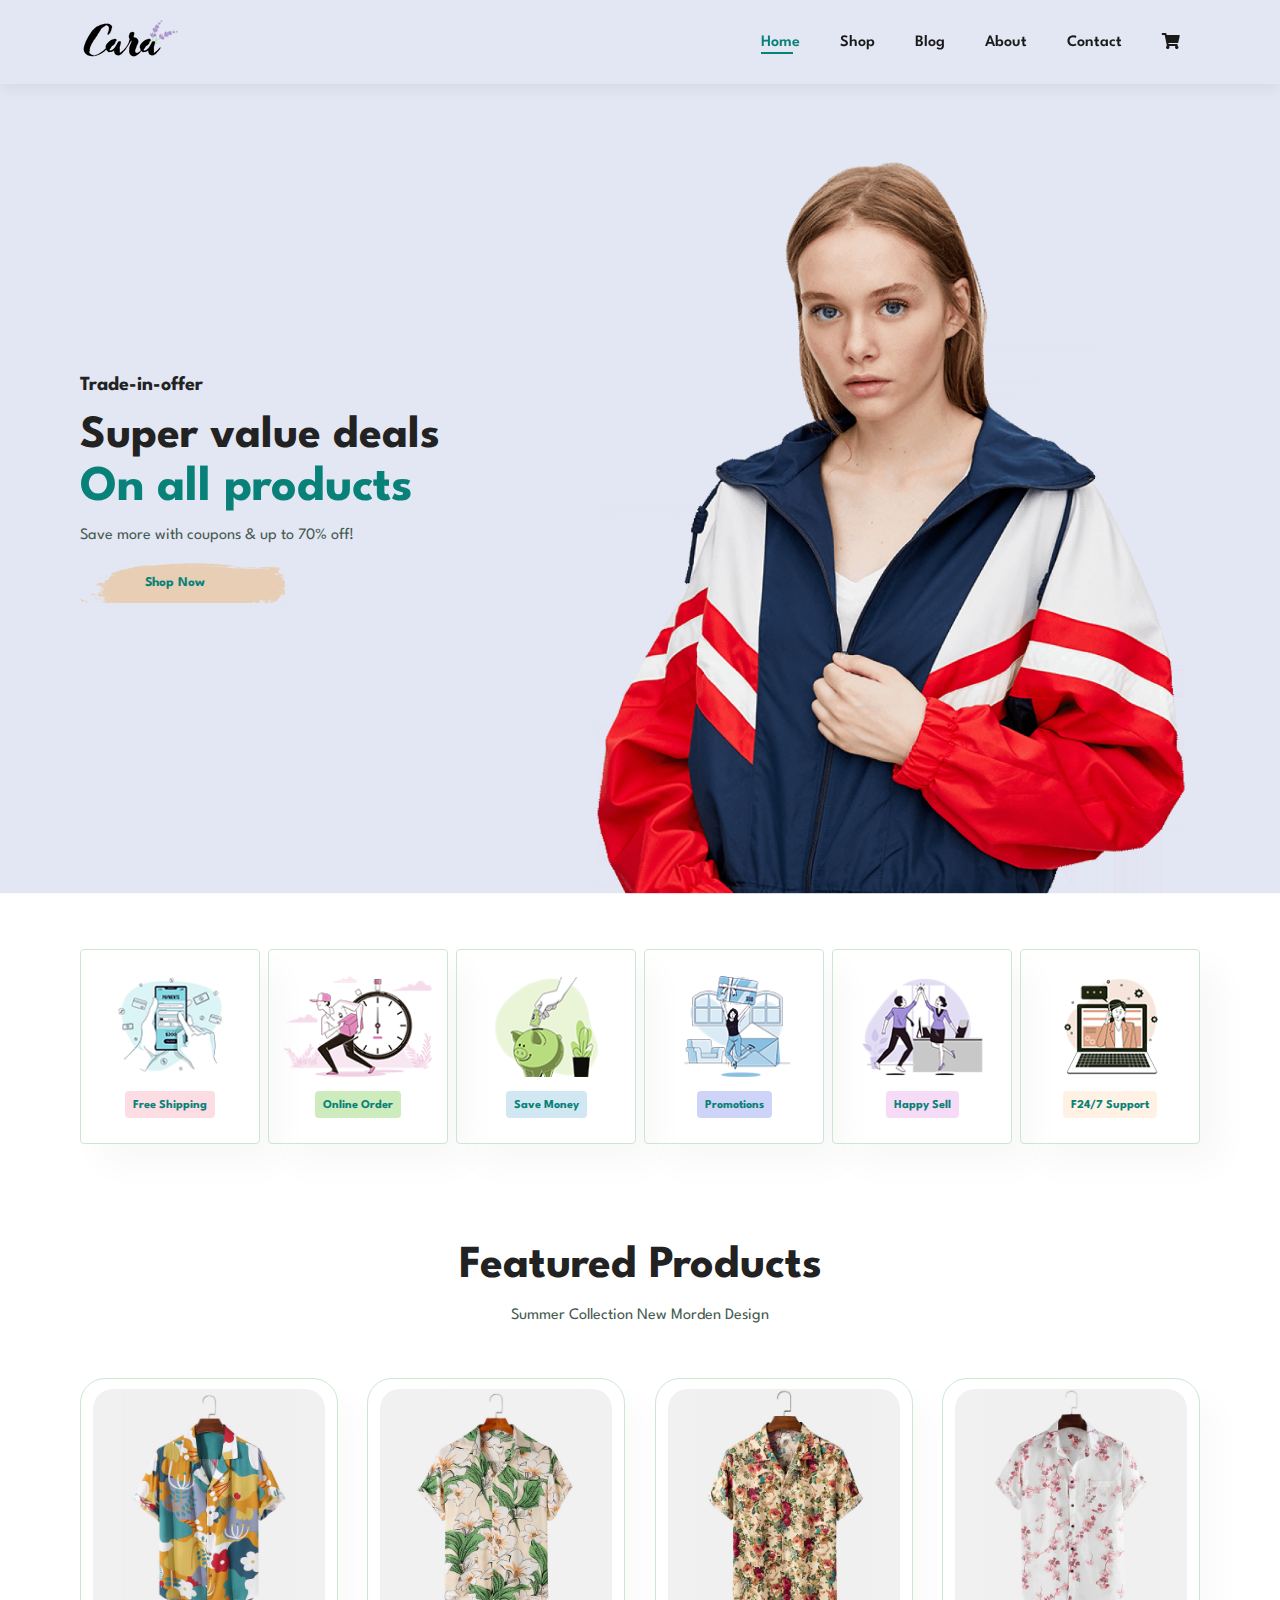
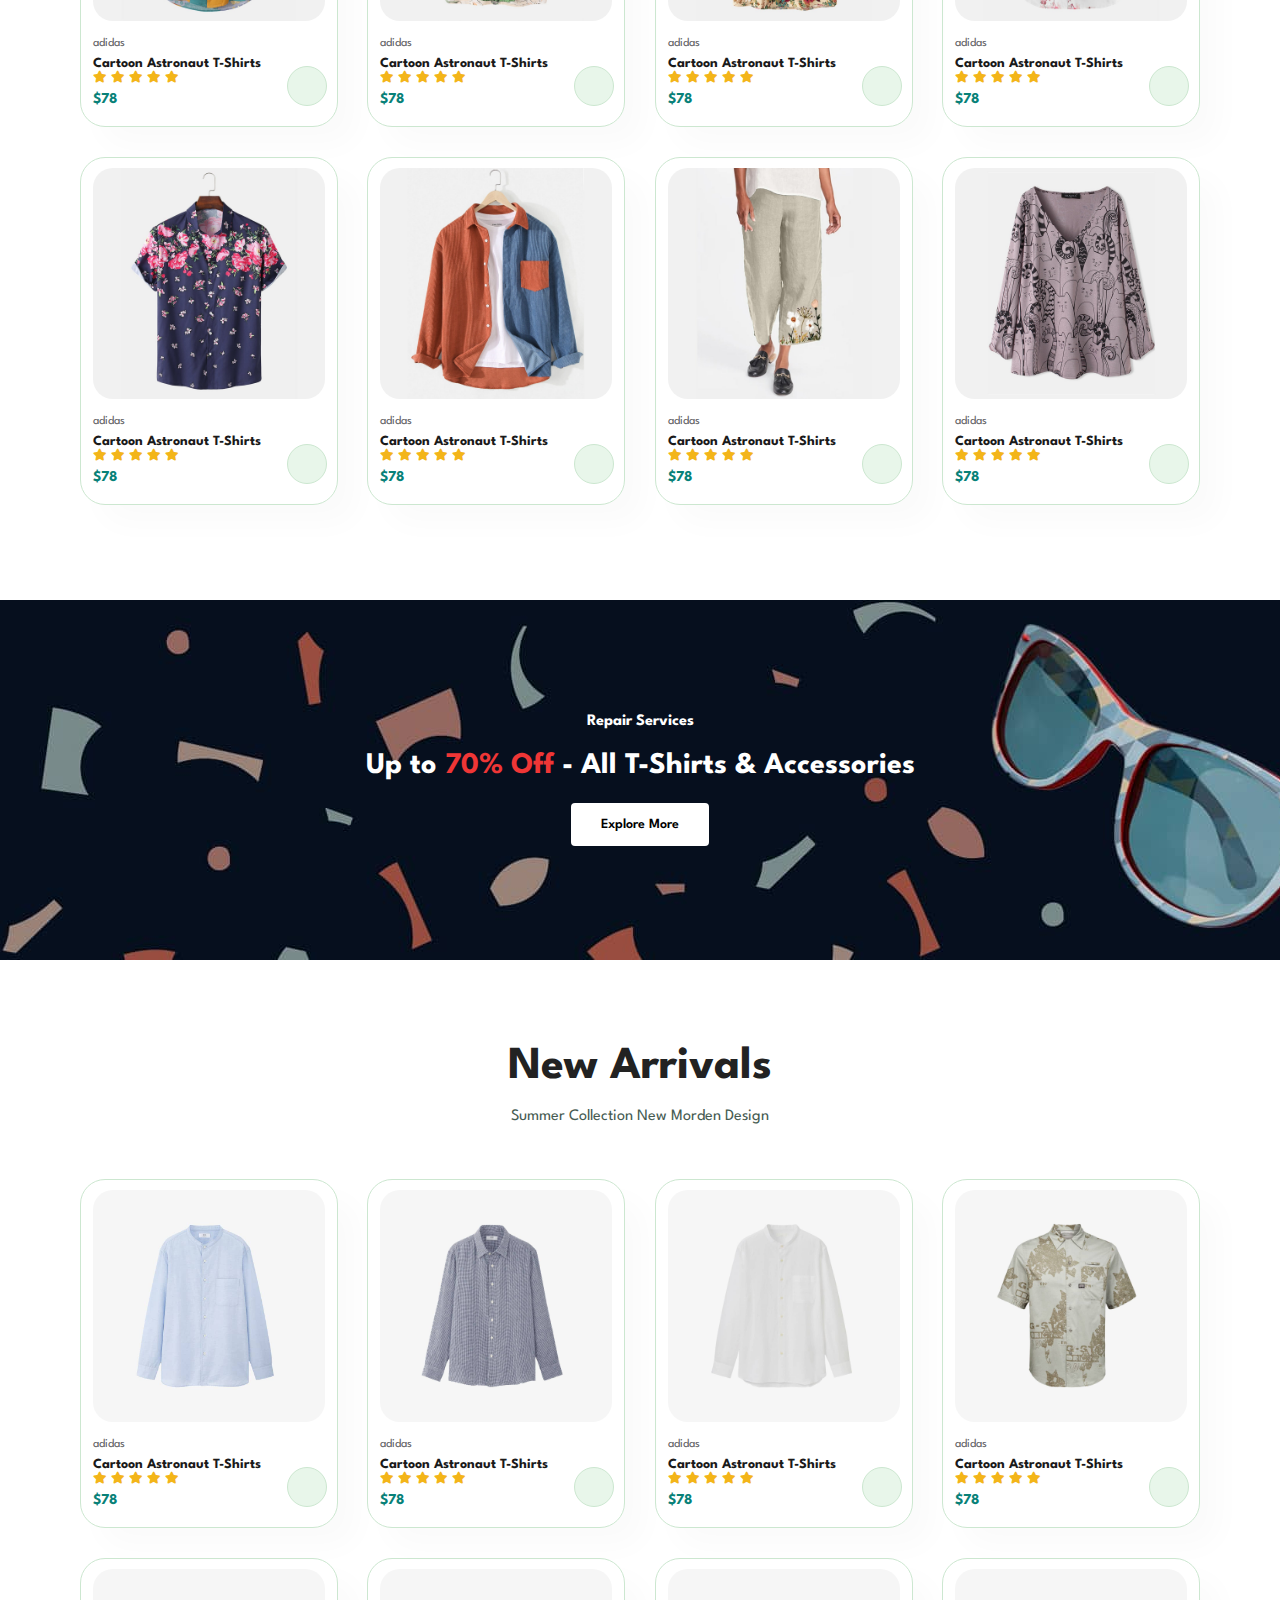
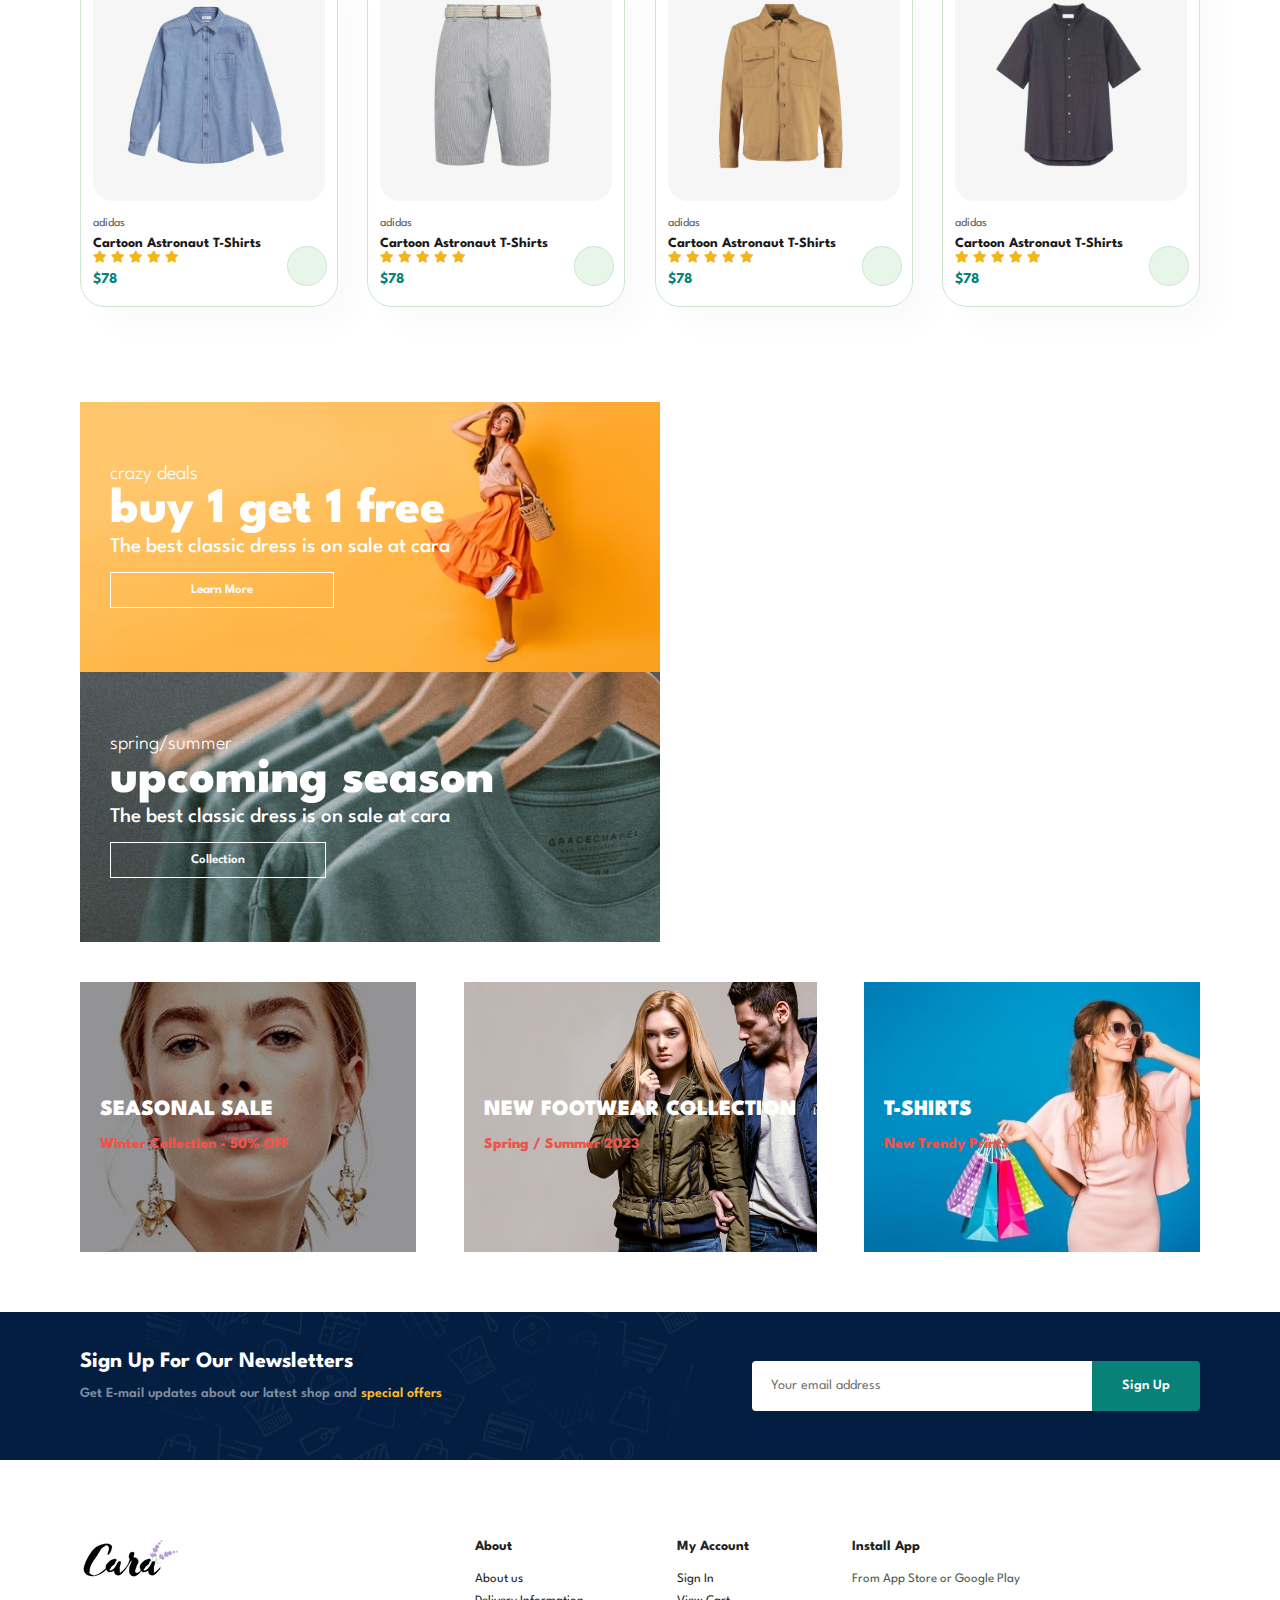
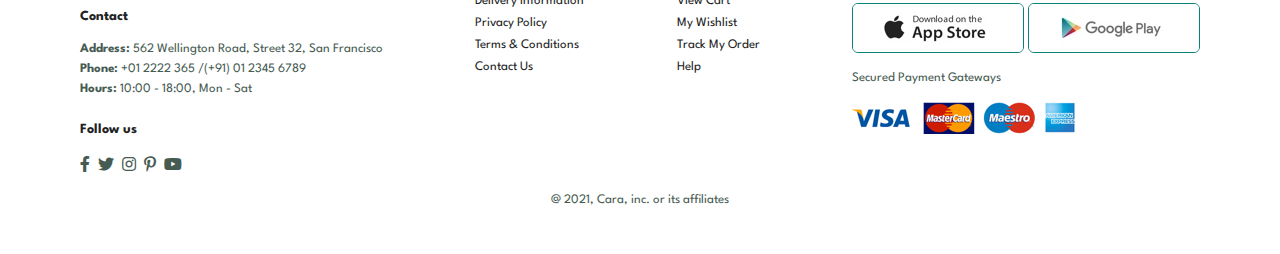
<file: index.html>
<!DOCTYPE html>
<html lang="en">

<head>
    <meta charset="UTF-8">
    <meta http-equiv="X-UA-Compatible" content="IE=edge">
    <meta name="viewport" content="width=device-width, initial-scale=1.0">
    <title>Ecommerce Website</title>
    <link rel="stylesheet" href="https://use.fontawesome.com/releases/v5.15.4/css/all.css"/><!--link from FontAwesome-->
    <link rel="stylesheet" href="style.css">
</head>

<body>

    <!--Header & Navagation Bar-->
    <section id="header">
        <a href="index.html"><img src="img/logo.png" class="logo" alt="logo"></a>

        <div>
            <!--Navagation Bar Links-->
            <ul id="navbar">
                <li><a class="active" href="index.html">Home</a></li>
                <li><a href="shop.html">Shop</a></li>
                <li><a href="blog.html">Blog</a></li>
                <li><a href="about.html">About</a></li>
                <li><a href="contact.html">Contact</a></li>
                <li id="lg-bag"><a href="cart.html"><i class="fa fa-shopping-cart"></i></a></li><!--Shopping Cart Img-->
                <a href="#" id="close"><i class="fa fa-times"></i></a><!--creats an X icon-->
            </ul>
        </div>
        <div id="mobile">
            <a href="cart.html"><i class="fa fa-shopping-cart"></i></a><!--Shopping Cart Img-->
            <i id="bar" class="fas fa-outdent"></i><!--3 line stack (Hamburger) menu bar-->
        </div>
    </section>

    <!--Home Page-->
    <section id="hero">
        <h4>Trade-in-offer</h4>
        <h2>Super value deals</h2>
        <h1>On all products</h1>
        <p>Save more with coupons & up to 70% off!</p>
        <a href="shop.html"><button>Shop Now</button></a>
    </section>

    <!--Featuer Boxs-->
    <section id="feature" class="section-p1">
        <!--Free Shipping Box-->
        <div class="fe-box">
            <img src="img/features/f1.png" alt="">
            <h6>Free Shipping</h6>
        </div>
        <!---->
        <div class="fe-box">
            <img src="img/features/f2.png" alt="">
            <h6>Online Order</h6>
        </div>
        <!---->
        <div class="fe-box">
            <img src="img/features/f3.png" alt="">
            <h6>Save Money</h6>
        </div>
        <!---->
        <div class="fe-box">
            <img src="img/features/f4.png" alt="">
            <h6>Promotions</h6>
        </div>
        <!---->
        <div class="fe-box">
            <img src="img/features/f5.png" alt="">
            <h6>Happy Sell</h6>
        </div>
        <!---->
        <div class="fe-box">
            <img src="img/features/f6.png" alt="">
            <h6>F24/7 Support</h6>
        </div>
    </section>

    <!--Featured Products-->
    <section id="product1" class="section-p1">
        <h2>Featured Products</h2>
        <p>Summer Collection New Morden Design</p>
        <div class="pro-container">
            <div class="pro">
                <img src="img/products/f1.jpg" alt="">
                <!--Description (under img on Home page)-->
                <div class="des">
                    <span>adidas</span>
                    <h5>Cartoon Astronaut T-Shirts</h5>
                    <div class="star"> <!--Star FontAwesome-->
                        <i class="fas fa-star"></i>
                        <i class="fas fa-star"></i>
                        <i class="fas fa-star"></i>
                        <i class="fas fa-star"></i>
                        <i class="fas fa-star"></i>
                    </div>
                    <!--price of product-->
                    <h4>$78</h4>
                </div>
                <a href="#"><i class="fa fa-shopping-cart cart"></i></a>
            </div>
            <div class="pro">
                <img src="img/products/f2.jpg" alt="">
                <!--Description (under img on Home page)-->
                <div class="des">
                    <span>adidas</span>
                    <h5>Cartoon Astronaut T-Shirts</h5>
                    <div class="star"> <!--Star FontAwesome-->
                        <i class="fas fa-star"></i>
                        <i class="fas fa-star"></i>
                        <i class="fas fa-star"></i>
                        <i class="fas fa-star"></i>
                        <i class="fas fa-star"></i>
                    </div>
                    <!--price of product-->
                    <h4>$78</h4>
                </div>
                <a href="#"><i class="fa fa-shopping-cart cart"></i></a>
            </div>
            <div class="pro">
                <img src="img/products/f3.jpg" alt="">
                <!--Description (under img on Home page)-->
                <div class="des">
                    <span>adidas</span>
                    <h5>Cartoon Astronaut T-Shirts</h5>
                    <div class="star"> <!--Star FontAwesome-->
                        <i class="fas fa-star"></i>
                        <i class="fas fa-star"></i>
                        <i class="fas fa-star"></i>
                        <i class="fas fa-star"></i>
                        <i class="fas fa-star"></i>
                    </div>
                    <!--price of product-->
                    <h4>$78</h4>
                </div>
                <a href="#"><i class="fa fa-shopping-cart cart"></i></a>
            </div>
            <div class="pro">
                <img src="img/products/f4.jpg" alt="">
                <!--Description (under img on Home page)-->
                <div class="des">
                    <span>adidas</span>
                    <h5>Cartoon Astronaut T-Shirts</h5>
                    <div class="star"> <!--Star FontAwesome-->
                        <i class="fas fa-star"></i>
                        <i class="fas fa-star"></i>
                        <i class="fas fa-star"></i>
                        <i class="fas fa-star"></i>
                        <i class="fas fa-star"></i>
                    </div>
                    <!--price of product-->
                    <h4>$78</h4>
                </div>
                <a href="#"><i class="fa fa-shopping-cart cart"></i></a>
            </div>
            <div class="pro">
                <img src="img/products/f5.jpg" alt="">
                <!--Description (under img on Home page)-->
                <div class="des">
                    <span>adidas</span>
                    <h5>Cartoon Astronaut T-Shirts</h5>
                    <div class="star"> <!--Star FontAwesome-->
                        <i class="fas fa-star"></i>
                        <i class="fas fa-star"></i>
                        <i class="fas fa-star"></i>
                        <i class="fas fa-star"></i>
                        <i class="fas fa-star"></i>
                    </div>
                    <!--price of product-->
                    <h4>$78</h4>
                </div>
                <a href="#"><i class="fa fa-shopping-cart cart"></i></a>
            </div>
            <div class="pro">
                <img src="img/products/f6.jpg" alt="">
                <!--Description (under img on Home page)-->
                <div class="des">
                    <span>adidas</span>
                    <h5>Cartoon Astronaut T-Shirts</h5>
                    <div class="star"> <!--Star FontAwesome-->
                        <i class="fas fa-star"></i>
                        <i class="fas fa-star"></i>
                        <i class="fas fa-star"></i>
                        <i class="fas fa-star"></i>
                        <i class="fas fa-star"></i>
                    </div>
                    <!--price of product-->
                    <h4>$78</h4>
                </div>
                <a href="#"><i class="fa fa-shopping-cart cart"></i></a>
            </div>
            <div class="pro">
                <!--Cartoon Astronaut T-Shirts-->
                <img src="img/products/f7.jpg" alt="">
                <!--Description (under img on Home page)-->
                <div class="des">
                    <span>adidas</span>
                    <h5>Cartoon Astronaut T-Shirts</h5>
                    <div class="star"> <!--Star FontAwesome-->
                        <i class="fas fa-star"></i>
                        <i class="fas fa-star"></i>
                        <i class="fas fa-star"></i>
                        <i class="fas fa-star"></i>
                        <i class="fas fa-star"></i>
                    </div>
                    <!--price of product-->
                    <h4>$78</h4>
                </div>
                <a href="#"><i class="fa fa-shopping-cart cart"></i></a>
            </div>
            <div class="pro">
                <img src="img/products/f8.jpg" alt="">
                <!--Description (under img on Home page)-->
                <div class="des">
                    <span>adidas</span>
                    <h5>Cartoon Astronaut T-Shirts</h5>
                    <div class="star"> <!--Star FontAwesome-->
                        <i class="fas fa-star"></i>
                        <i class="fas fa-star"></i>
                        <i class="fas fa-star"></i>
                        <i class="fas fa-star"></i>
                        <i class="fas fa-star"></i>
                    </div>
                    <!--price of product-->
                    <h4>$78</h4>
                </div>
                <a href="#"><i class="fa fa-shopping-cart cart"></i></a>
            </div>
        </div>
    </section>

    <!--Banner-->
    <section id="banner" class="section-m1">
        <h4>Repair Services</h4>
        <h2>Up to <span>70% Off</span> - All T-Shirts & Accessories</h2>
        <button class="normal">Explore More</button>
    </section>

    <!--New Arrivals-->
    <section id="product1" class="section-p1">
        <h2>New Arrivals</h2>
        <p>Summer Collection New Morden Design</p>
        <div class="pro-container">
            <div class="pro">
                <img src="img/products/n1.jpg" alt="">
                <!--Description (under img on Home page)-->
                <div class="des">
                    <span>adidas</span>
                    <h5>Cartoon Astronaut T-Shirts</h5>
                    <div class="star"> <!--Star FontAwesome-->
                        <i class="fas fa-star"></i>
                        <i class="fas fa-star"></i>
                        <i class="fas fa-star"></i>
                        <i class="fas fa-star"></i>
                        <i class="fas fa-star"></i>
                    </div>
                    <!--price of product-->
                    <h4>$78</h4>
                </div>
                <a href="#"><i class="fa fa-shopping-cart cart"></i></a>
            </div>
            <div class="pro">
                <img src="img/products/n2.jpg" alt="">
                <!--Description (under img on Home page)-->
                <div class="des">
                    <span>adidas</span>
                    <h5>Cartoon Astronaut T-Shirts</h5>
                    <div class="star"> <!--Star FontAwesome-->
                        <i class="fas fa-star"></i>
                        <i class="fas fa-star"></i>
                        <i class="fas fa-star"></i>
                        <i class="fas fa-star"></i>
                        <i class="fas fa-star"></i>
                    </div>
                    <!--price of product-->
                    <h4>$78</h4>
                </div>
                <a href="#"><i class="fa fa-shopping-cart cart"></i></a>
            </div>
            <div class="pro">
                <img src="img/products/n3.jpg" alt="">
                <!--Description (under img on Home page)-->
                <div class="des">
                    <span>adidas</span>
                    <h5>Cartoon Astronaut T-Shirts</h5>
                    <div class="star"> <!--Star FontAwesome-->
                        <i class="fas fa-star"></i>
                        <i class="fas fa-star"></i>
                        <i class="fas fa-star"></i>
                        <i class="fas fa-star"></i>
                        <i class="fas fa-star"></i>
                    </div>
                    <!--price of product-->
                    <h4>$78</h4>
                </div>
                <a href="#"><i class="fa fa-shopping-cart cart"></i></a>
            </div>
            <div class="pro">
                <img src="img/products/n4.jpg" alt="">
                <!--Description (under img on Home page)-->
                <div class="des">
                    <span>adidas</span>
                    <h5>Cartoon Astronaut T-Shirts</h5>
                    <div class="star"> <!--Star FontAwesome-->
                        <i class="fas fa-star"></i>
                        <i class="fas fa-star"></i>
                        <i class="fas fa-star"></i>
                        <i class="fas fa-star"></i>
                        <i class="fas fa-star"></i>
                    </div>
                    <!--price of product-->
                    <h4>$78</h4>
                </div>
                <a href="#"><i class="fa fa-shopping-cart cart"></i></a>
            </div>
            <div class="pro">
                <img src="img/products/n5.jpg" alt="">
                <!--Description (under img on Home page)-->
                <div class="des">
                    <span>adidas</span>
                    <h5>Cartoon Astronaut T-Shirts</h5>
                    <div class="star"> <!--Star FontAwesome-->
                        <i class="fas fa-star"></i>
                        <i class="fas fa-star"></i>
                        <i class="fas fa-star"></i>
                        <i class="fas fa-star"></i>
                        <i class="fas fa-star"></i>
                    </div>
                    <!--price of product-->
                    <h4>$78</h4>
                </div>
                <a href="#"><i class="fa fa-shopping-cart cart"></i></a>
            </div>
            <div class="pro">
                <img src="img/products/n6.jpg" alt="">
                <!--Description (under img on Home page)-->
                <div class="des">
                    <span>adidas</span>
                    <h5>Cartoon Astronaut T-Shirts</h5>
                    <div class="star"> <!--Star FontAwesome-->
                        <i class="fas fa-star"></i>
                        <i class="fas fa-star"></i>
                        <i class="fas fa-star"></i>
                        <i class="fas fa-star"></i>
                        <i class="fas fa-star"></i>
                    </div>
                    <!--price of product-->
                    <h4>$78</h4>
                </div>
                <a href="#"><i class="fa fa-shopping-cart cart"></i></a>
            </div>
            <div class="pro">
                <!--Cartoon Astronaut T-Shirts-->
                <img src="img/products/n7.jpg" alt="">
                <!--Description (under img on Home page)-->
                <div class="des">
                    <span>adidas</span>
                    <h5>Cartoon Astronaut T-Shirts</h5>
                    <div class="star"> <!--Star FontAwesome-->
                        <i class="fas fa-star"></i>
                        <i class="fas fa-star"></i>
                        <i class="fas fa-star"></i>
                        <i class="fas fa-star"></i>
                        <i class="fas fa-star"></i>
                    </div>
                    <!--price of product-->
                    <h4>$78</h4>
                </div>
                <a href="#"><i class="fa fa-shopping-cart cart"></i></a>
            </div>
            <div class="pro">
                <img src="img/products/n8.jpg" alt="">
                <!--Description (under img on Home page)-->
                <div class="des">
                    <span>adidas</span>
                    <h5>Cartoon Astronaut T-Shirts</h5>
                    <div class="star"> <!--Star FontAwesome-->
                        <i class="fas fa-star"></i>
                        <i class="fas fa-star"></i>
                        <i class="fas fa-star"></i>
                        <i class="fas fa-star"></i>
                        <i class="fas fa-star"></i>
                    </div>
                    <!--price of product-->
                    <h4>$78</h4>
                </div>
                <a href="#"><i class="fa fa-shopping-cart cart"></i></a>
            </div>
        </div>
    </section>

    <!--Section Under New Arrivals-->
    <section id="sm-banner" class="section-p1">
        <div class="banner-box">
            <h4>crazy deals</h4>
            <h2>buy 1 get 1 free</h2>
            <span>The best classic dress is on sale at cara</span>
            <button class="white">Learn More</button>
        </div>
        <div class="banner-box banner-box2">
            <h4>spring/summer</h4>
            <h2>upcoming season</h2>
            <span>The best classic dress is on sale at cara</span>
            <button class="white">Collection</button>
        </div>
    </section>

    <!--Section 2 Under New Arrivals-->
    <section id="banner3">
        <div class="banner-box">
            <h2>SEASONAL SALE</h2>
            <h3>Winter Collection - 50% OFF</h3>
        </div>
        <div class="banner-box banner-box2">
            <h2>NEW FOOTWEAR COLLECTION</h2>
            <h3>Spring / Summer 2023</h3>
        </div>
        <div class="banner-box banner-box3">
            <h2>T-SHIRTS</h2>
            <h3>New Trendy Prints</h3>
        </div>
    </section>

    <!--newsletter banner & sign up-->
    <section id="newsletter" class="section-p1 section-m1">
        <div class="newstext">
            <h4>Sign Up For Our Newsletters</h4>
            <p>Get E-mail updates about our latest shop and <span>special offers</span></p>
        </div>
        <div class="form">
            <input type="text" placeholder="Your email address"> <!--Input bar for email-->
            <button class="normal">Sign Up</button>
        </div>
    </section>

    <!--Footer-->
    <footer class="section-p1">
        <div class="col">
            <img class="logo" src="img/logo.png" alt="">
            <h4>Contact</h4>
            <p><strong>Address:</strong> 562 Wellington Road, Street 32, San Francisco</p>
            <p><strong>Phone:</strong> +01 2222 365 /(+91) 01 2345 6789</p>
            <p><strong>Hours:</strong> 10:00 - 18:00, Mon - Sat</p>
            <div class="follow">
                <h4>Follow us</h4>
                <div class="icon">
                    <i class="fab fa-facebook-f"></i> <!--Facebook Icon-->
                    <i class="fab fa-twitter"></i> <!--Twitter Icon-->
                    <i class="fab fa-instagram"></i> <!--Instagram Icon-->
                    <i class="fab fa-pinterest-p"></i> <!--Pinterest Icon-->
                    <i class="fab fa-youtube"></i> <!--Youtube Icon-->
                </div>
            </div>
        </div>

        <div class="col">
            <h4>About</h4>
            <a href="#">About us</a>
            <a href="#">Delivery Information</a>
            <a href="#">Privacy Policy</a>
            <a href="#">Terms & Conditions</a>
            <a href="#">Contact Us</a>
        </div>

        <div class="col">
            <h4>My Account</h4>
            <a href="#">Sign In</a>
            <a href="#">View Cart</a>
            <a href="#">My Wishlist</a>
            <a href="#">Track My Order</a>
            <a href="#">Help</a>
        </div>

        <!--Payment Options-->
        <div class="col install">
            <h4>Install App</h4>
            <p>From App Store or Google Play</p>
            <div class="row">
                <img src="img/pay/app.jpg" alt="">
                <img src="img/pay/play.jpg" alt="">
            </div>
            <p>Secured Payment Gateways</p>
            <img src="img/pay/pay.png" alt="">
        </div>

        <!--Copyright Section-->
        <div class="copyright">
            <p>@ 2021, Cara, inc. or its affiliates</p>
        </div>
    </footer>

    <script src="script.js"></script>
</body>

</html>
</file>
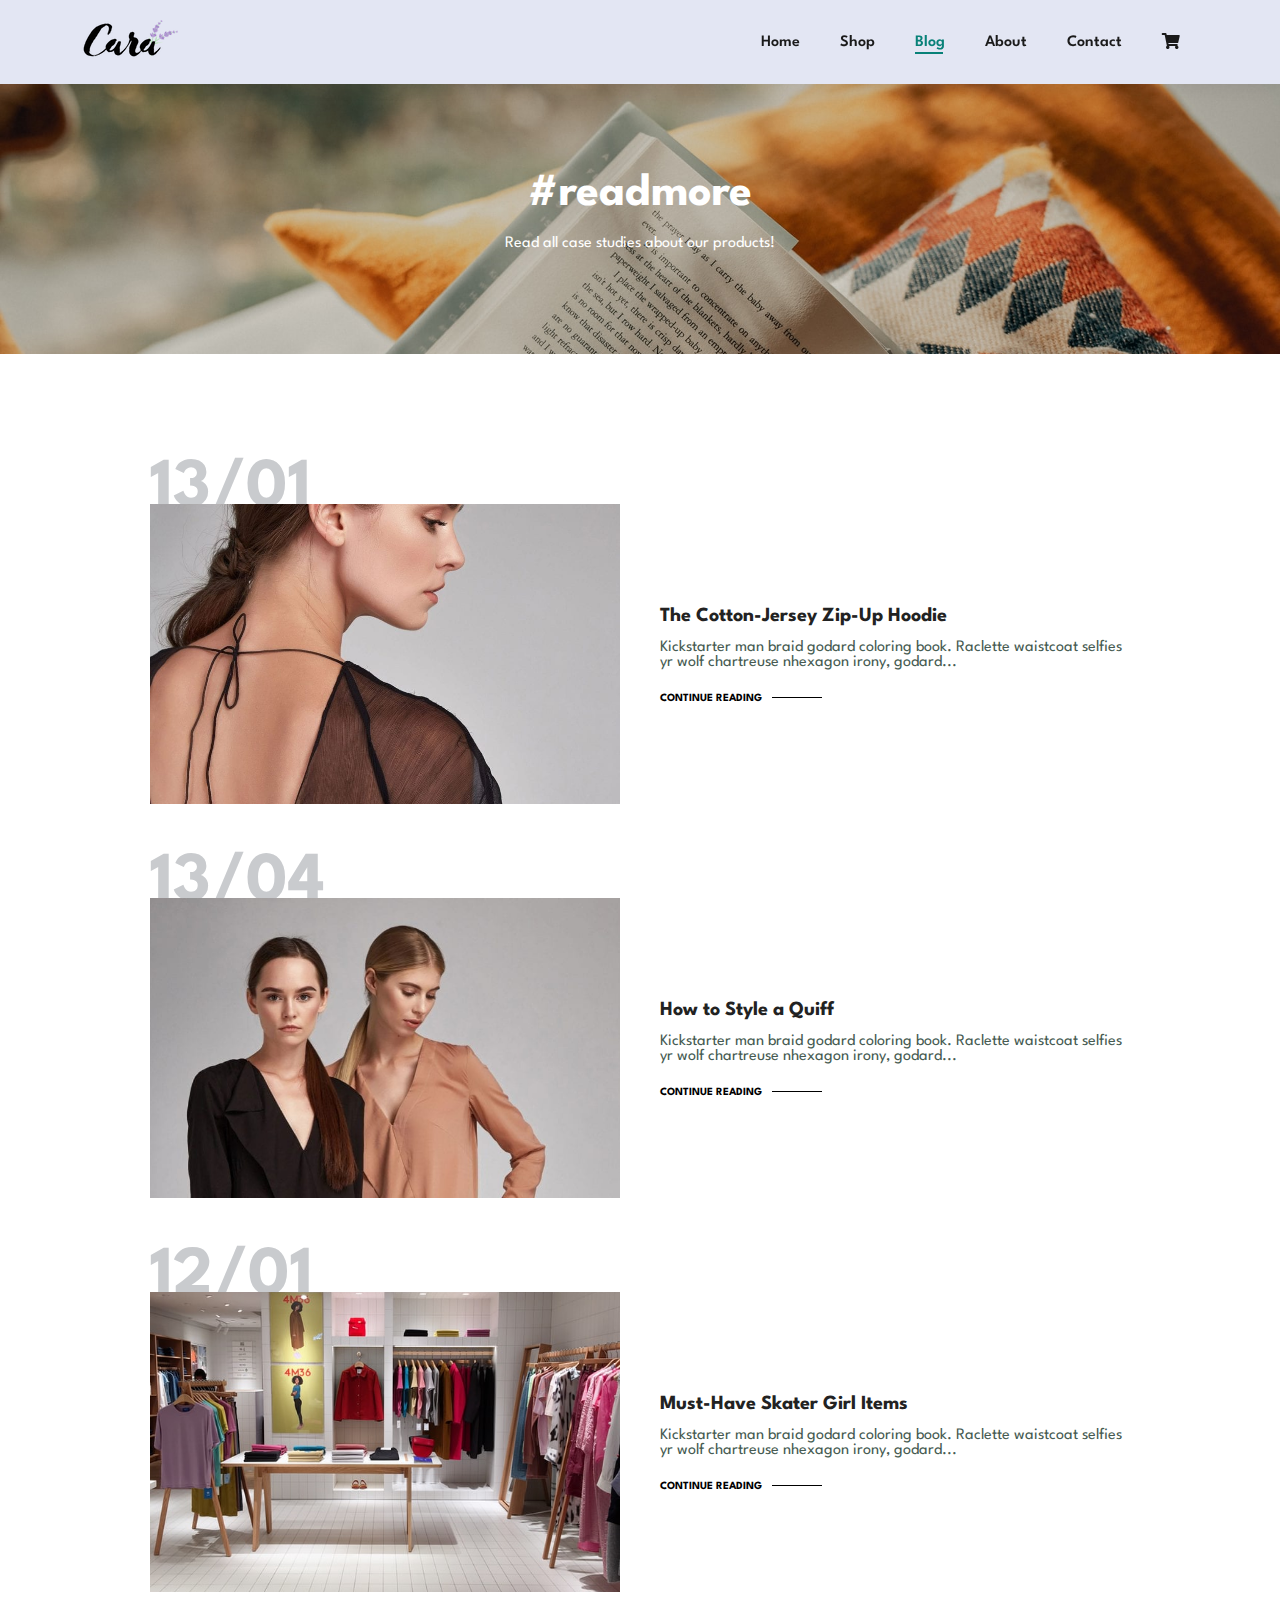
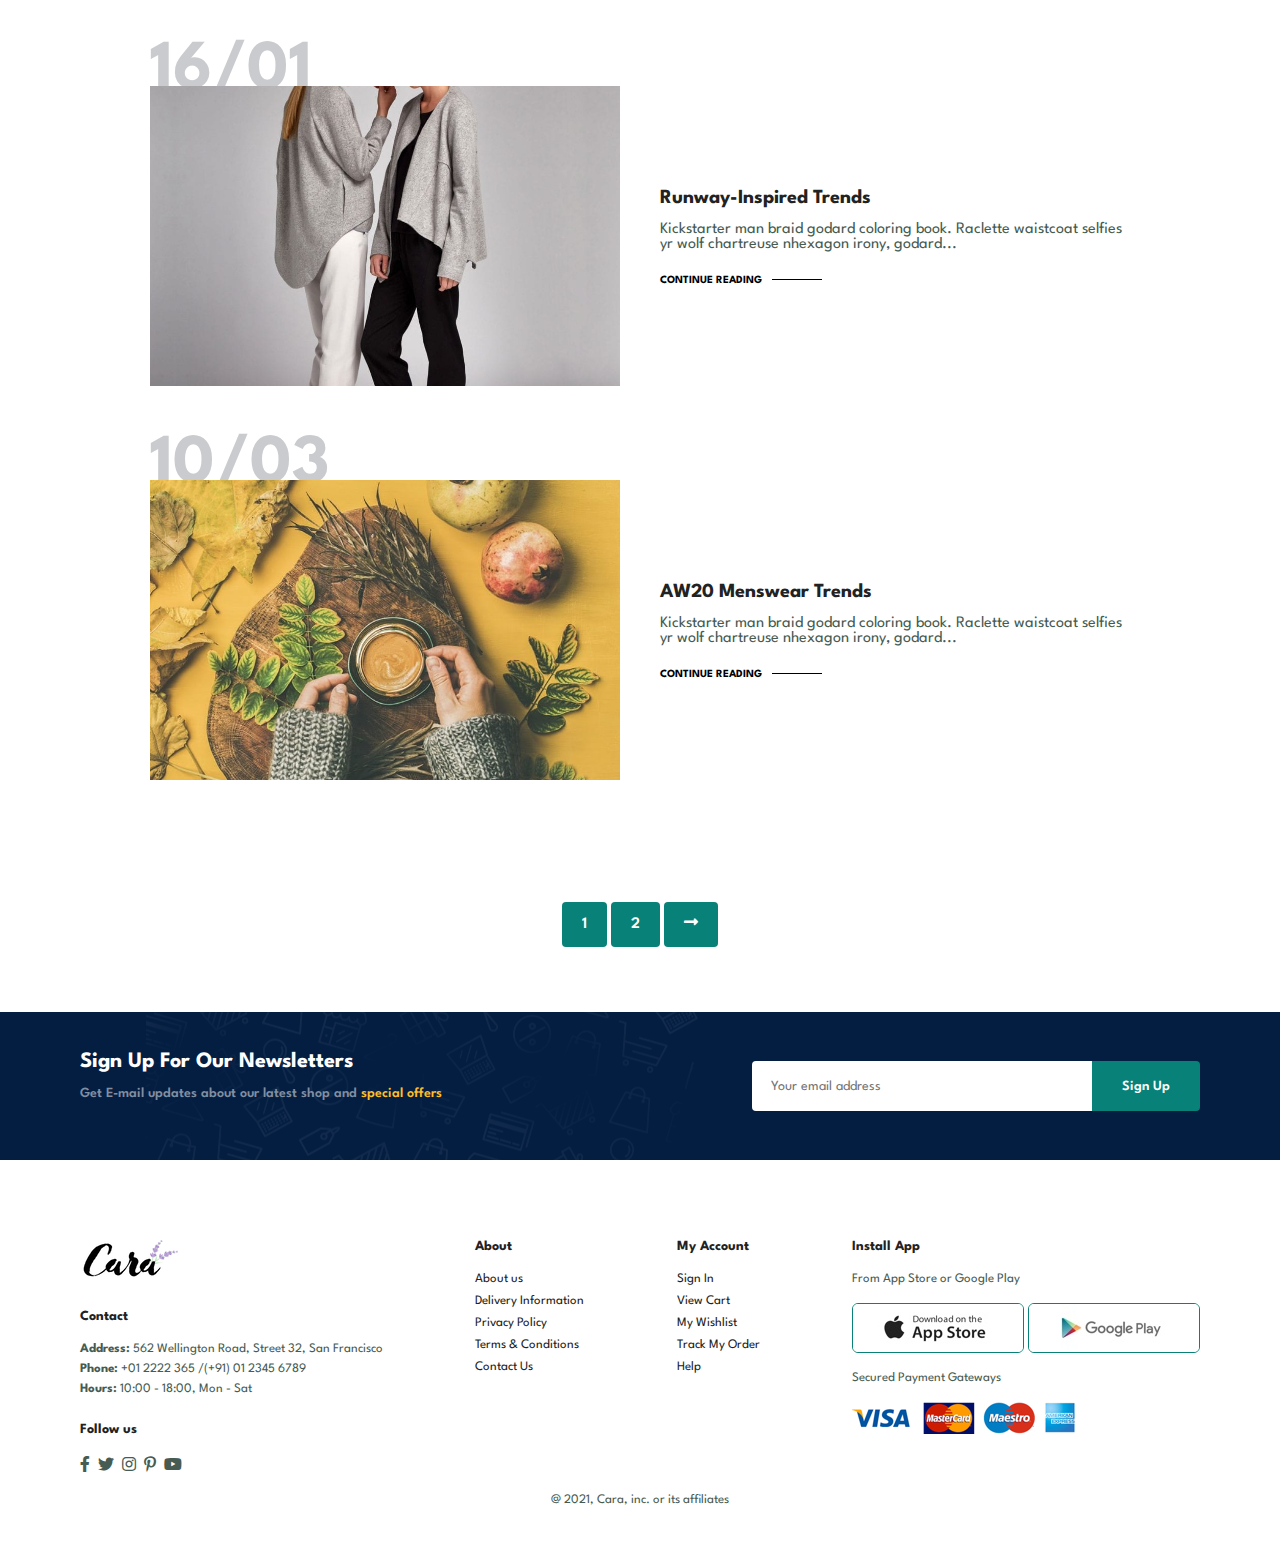
<file: blog.html>
<!DOCTYPE html>
<html lang="en">

<head>
    <meta charset="UTF-8">
    <meta http-equiv="X-UA-Compatible" content="IE=edge">
    <meta name="viewport" content="width=device-width, initial-scale=1.0">
    <title>Ecommerce Website</title>
    <link rel="stylesheet" href="https://use.fontawesome.com/releases/v5.15.4/css/all.css"/><!--link from FontAwesome-->
    <link rel="stylesheet" href="style.css">
</head>

<body>

    <!--Header & Navagation Bar-->
    <section id="header">
        <a href="index.html"><img src="img/logo.png" class="logo" alt="logo"></a>

        <div>
            <!--Navagation Bar Links-->
            <ul id="navbar">
                <li><a href="index.html">Home</a></li>
                <li><a href="shop.html">Shop</a></li>
                <li><a class="active" href="blog.html">Blog</a></li>
                <li><a href="about.html">About</a></li>
                <li><a href="contact.html">Contact</a></li>
                <li id="lg-bag"><a href="cart.html"><i class="fa fa-shopping-cart"></i></a></li><!--Shopping Cart Img-->
                <a href="#" id="close"><i class="fa fa-times"></i></a><!--creats an X icon-->
            </ul>
        </div>
        <div id="mobile">
            <a href="cart.html"><i class="fa fa-shopping-cart"></i></a><!--Shopping Cart Img-->
            <i id="bar" class="fas fa-outdent"></i><!--3 line stack (Hamburger) menu bar-->
        </div>
    </section>

    <!--Home Page-->
    <section id="page-header" class="blog-header">
        <h2>#readmore</h2>
        <p>Read all case studies about our products!</p>
    </section>

    <!--blog page-->
    <section id="blog">
        <div class="blog-box">
            <div class="blog-img">
                <img src="img/blog/b1.jpg" alt="">
            </div>
            <div class="blog-details">
                <h4>The Cotton-Jersey Zip-Up Hoodie</h4>
                <p>
                    Kickstarter man braid godard coloring book. Raclette waistcoat selfies yr
                    wolf chartreuse nhexagon irony, godard...
                </p>
                <a href="#">CONTINUE READING</a>
            </div>
            <h1>13/01</h1>
        </div>

        <div class="blog-box">
            <div class="blog-img">
                <img src="img/blog/b2.jpg" alt="">
            </div>
            <div class="blog-details">
                <h4>How to Style a Quiff</h4>
                <p>
                    Kickstarter man braid godard coloring book. Raclette waistcoat selfies yr
                    wolf chartreuse nhexagon irony, godard...
                </p>
                <a href="#">CONTINUE READING</a>
            </div>
            <h1>13/04</h1>
        </div>

        <div class="blog-box">
            <div class="blog-img">
                <img src="img/blog/b3.jpg" alt="">
            </div>
            <div class="blog-details">
                <h4>Must-Have Skater Girl Items</h4>
                <p>
                    Kickstarter man braid godard coloring book. Raclette waistcoat selfies yr
                    wolf chartreuse nhexagon irony, godard...
                </p>
                <a href="#">CONTINUE READING</a>
            </div>
            <h1>12/01</h1>
        </div>

        <div class="blog-box">
            <div class="blog-img">
                <img src="img/blog/b4.jpg" alt="">
            </div>
            <div class="blog-details">
                <h4>Runway-Inspired Trends</h4>
                <p>
                    Kickstarter man braid godard coloring book. Raclette waistcoat selfies yr
                    wolf chartreuse nhexagon irony, godard...
                </p>
                <a href="#">CONTINUE READING</a>
            </div>
            <h1>16/01</h1>
        </div>

        <div class="blog-box">
            <div class="blog-img">
                <img src="img/blog/b6.jpg" alt="">
            </div>
            <div class="blog-details">
                <h4>AW20 Menswear Trends</h4>
                <p>
                    Kickstarter man braid godard coloring book. Raclette waistcoat selfies yr
                    wolf chartreuse nhexagon irony, godard...
                </p>
                <a href="#">CONTINUE READING</a>
            </div>
            <h1>10/03</h1>
        </div>
    </section>

    <section id="pagination" class="section-p1">
        <a href="#">1</a>
        <a href="#">2</a>
        <a href="#"><i class="fa fa-long-arrow-alt-right"></i></a>
    </section>

    <!--newsletter banner & sign up-->
    <section id="newsletter" class="section-p1 section-m1">
        <div class="newstext">
            <h4>Sign Up For Our Newsletters</h4>
            <p>Get E-mail updates about our latest shop and <span>special offers</span></p>
        </div>
        <div class="form">
            <input type="text" placeholder="Your email address"> <!--Input bar for email-->
            <button class="normal">Sign Up</button>
        </div>
    </section>

    <!--Footer-->
    <footer class="section-p1">
        <div class="col">
            <img class="logo" src="img/logo.png" alt="">
            <h4>Contact</h4>
            <p><strong>Address:</strong> 562 Wellington Road, Street 32, San Francisco</p>
            <p><strong>Phone:</strong> +01 2222 365 /(+91) 01 2345 6789</p>
            <p><strong>Hours:</strong> 10:00 - 18:00, Mon - Sat</p>
            <div class="follow">
                <h4>Follow us</h4>
                <div class="icon">
                    <i class="fab fa-facebook-f"></i> <!--Facebook Icon-->
                    <i class="fab fa-twitter"></i> <!--Twitter Icon-->
                    <i class="fab fa-instagram"></i> <!--Instagram Icon-->
                    <i class="fab fa-pinterest-p"></i> <!--Pinterest Icon-->
                    <i class="fab fa-youtube"></i> <!--Youtube Icon-->
                </div>
            </div>
        </div>

        <div class="col">
            <h4>About</h4>
            <a href="#">About us</a>
            <a href="#">Delivery Information</a>
            <a href="#">Privacy Policy</a>
            <a href="#">Terms & Conditions</a>
            <a href="#">Contact Us</a>
        </div>

        <div class="col">
            <h4>My Account</h4>
            <a href="#">Sign In</a>
            <a href="#">View Cart</a>
            <a href="#">My Wishlist</a>
            <a href="#">Track My Order</a>
            <a href="#">Help</a>
        </div>

        <!--Payment Options-->
        <div class="col install">
            <h4>Install App</h4>
            <p>From App Store or Google Play</p>
            <div class="row">
                <img src="img/pay/app.jpg" alt="">
                <img src="img/pay/play.jpg" alt="">
            </div>
            <p>Secured Payment Gateways</p>
            <img src="img/pay/pay.png" alt="">
        </div>

        <!--Copyright Section-->
        <div class="copyright">
            <p>@ 2021, Cara, inc. or its affiliates</p>
        </div>
    </footer>

    <script src="script.js"></script>
</body>

</html>
</file>
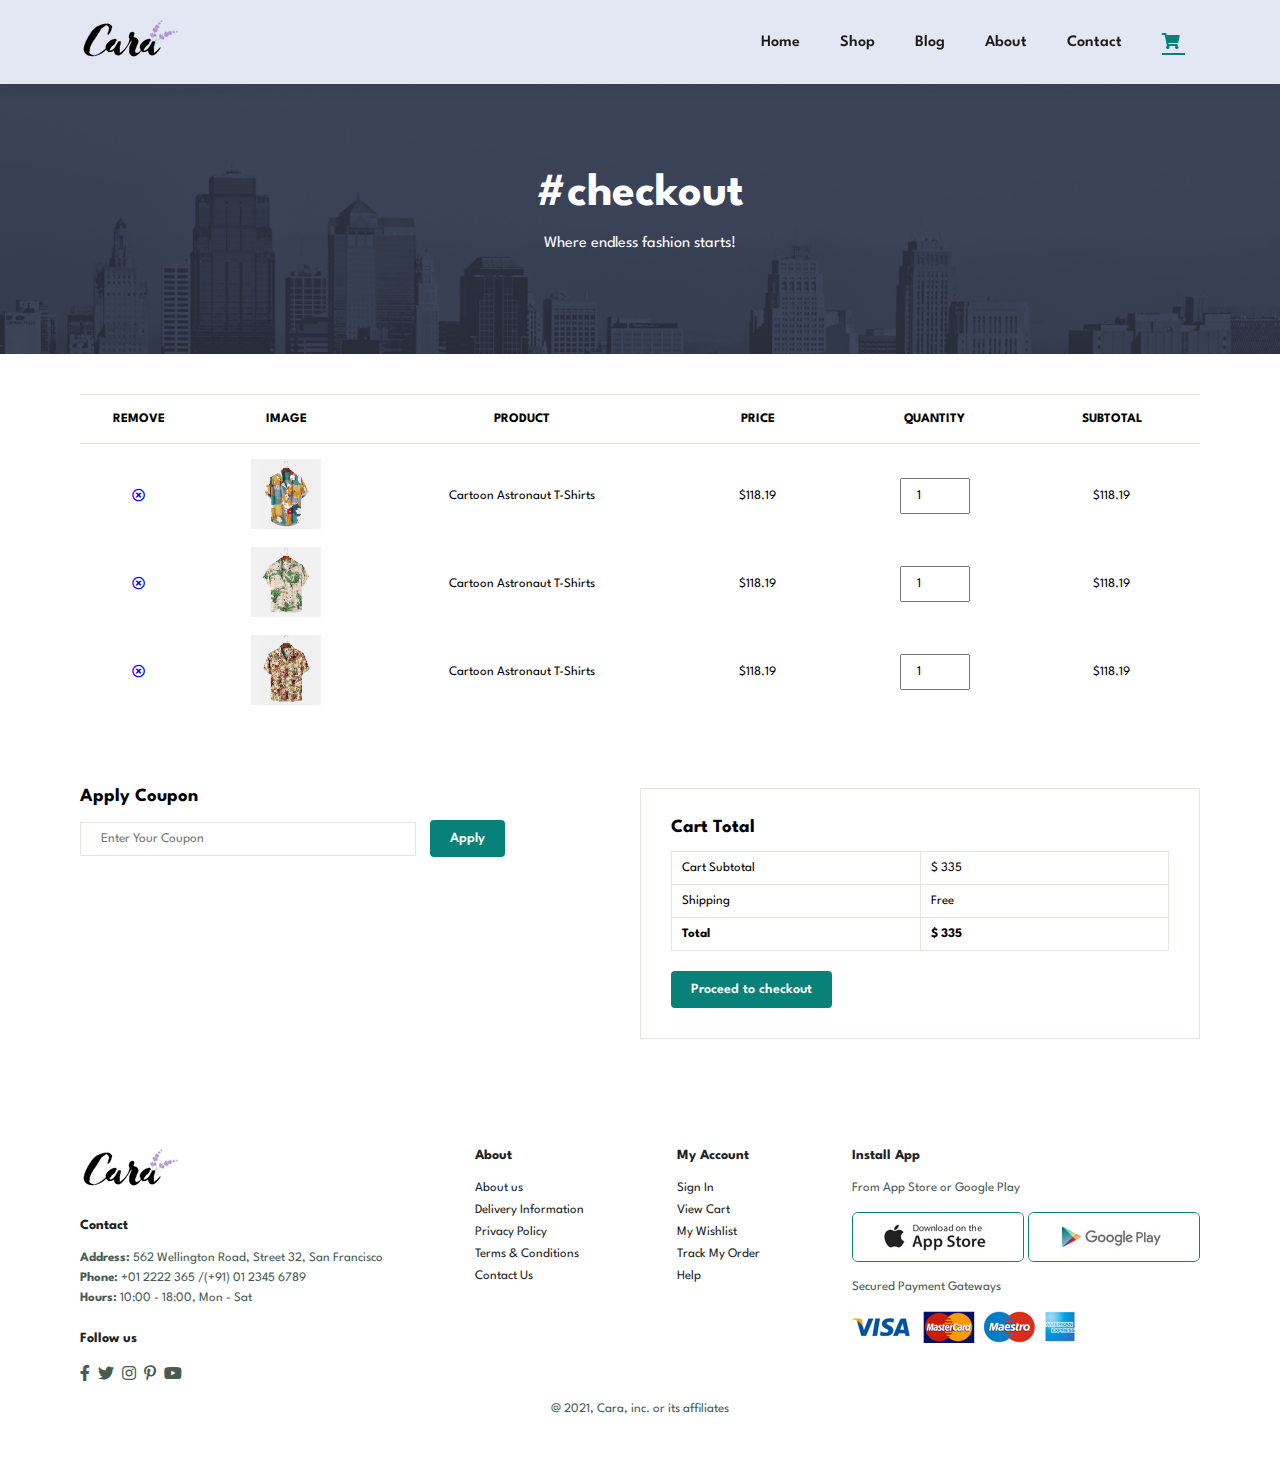
<file: cart.html>
<!DOCTYPE html>
<html lang="en">

<head>
    <meta charset="UTF-8">
    <meta http-equiv="X-UA-Compatible" content="IE=edge">
    <meta name="viewport" content="width=device-width, initial-scale=1.0">
    <title>Ecommerce Website</title>
    <link rel="stylesheet" href="https://use.fontawesome.com/releases/v5.15.4/css/all.css"/><!--link from FontAwesome-->
    <link rel="stylesheet" href="style.css">
</head>

<body>

    <!--Header & Navagation Bar-->
    <section id="header">
        <a href="index.html"><img src="img/logo.png" class="logo" alt="logo"></a>

        <div>
            <!--Navagation Bar Links-->
            <ul id="navbar">
                <li><a href="index.html">Home</a></li>
                <li><a href="shop.html">Shop</a></li>
                <li><a href="blog.html">Blog</a></li>
                <li><a href="about.html">About</a></li>
                <li><a href="contact.html">Contact</a></li>
                <li id="lg-bag"><a class="active" href="cart.html"><i class="fa fa-shopping-cart"></i></a></li><!--Shopping Cart Img-->
                <a href="#" id="close"><i class="fa fa-times"></i></a><!--creats an X icon-->
            </ul>
        </div>
        <div id="mobile">
            <a href="cart.html"><i class="fa fa-shopping-cart"></i></a><!--Shopping Cart Img-->
            <i id="bar" class="fas fa-outdent"></i><!--3 line stack (Hamburger) menu bar-->
        </div>
    </section>

    <!--Home Page-->
    <section id="page-header" class="about-header">
        <h2>#checkout</h2>
        <p>Where endless fashion starts!</p>
    </section>

    <!--Cart Page-->
    <section id="cart" class="section-p1">
        <table width="100%">
            <thead>
                <tr>
                    <td>Remove</td>
                    <td>Image</td>
                    <td>Product</td>
                    <td>Price</td>
                    <td>Quantity</td>
                    <td>Subtotal</td>
                </tr>
            </thead>
            <tbody>
                <tr>
                    <td>
                        <a href="#"><i class="far fa-times-circle"></i></a>
                    </td>
                    <td>
                        <img src="img/products/f1.jpg" alt="">
                    </td>
                    <td>Cartoon Astronaut T-Shirts</td>
                    <td>$118.19</td>
                    <td>
                        <input type="number" value="1">
                    </td>
                    <td>$118.19</td>
                </tr>
                <tr>
                    <td>
                        <a href="#"><i class="far fa-times-circle"></i></a>
                    </td>
                    <td>
                        <img src="img/products/f2.jpg" alt="">
                    </td>
                    <td>Cartoon Astronaut T-Shirts</td>
                    <td>$118.19</td>
                    <td>
                        <input type="number" value="1">
                    </td>
                    <td>$118.19</td>
                </tr>
                <tr>
                    <td>
                        <a href="#"><i class="far fa-times-circle"></i></a>
                    </td>
                    <td>
                        <img src="img/products/f3.jpg" alt="">
                    </td>
                    <td>Cartoon Astronaut T-Shirts</td>
                    <td>$118.19</td>
                    <td>
                        <input type="number" value="1">
                    </td>
                    <td>$118.19</td>
                </tr>
            </tbody>
        </table>
    </section>

    <!--Add Coupon & Cart Total-->
    <section id="cart-add" class="section-p1">

        <!--Add Coupon-->
        <div id="coupon">
            <h3>Apply Coupon</h3>
            <div>
                <input type="text" placeholder="Enter Your Coupon">
                <button class="normal">Apply</button>
            </div>
        </div>

        <!--Cart Total-->
        <div id="subtotal">
            <h3>Cart Total</h3>
            <table>
                <tr>
                    <td>Cart Subtotal</td>
                    <td>$ 335</td>
                </tr>
                <tr>
                    <td>Shipping</td>
                    <td>Free</td>
                </tr>
                <tr>
                    <td><strong>Total</strong></td>
                    <td><strong>$ 335</strong></td>
                </tr>
            </table>
            <button class="normal">Proceed to checkout</button>
        </div>
    </section>

    <!--Footer-->
    <footer class="section-p1">
        <div class="col">
            <img class="logo" src="img/logo.png" alt="">
            <h4>Contact</h4>
            <p><strong>Address:</strong> 562 Wellington Road, Street 32, San Francisco</p>
            <p><strong>Phone:</strong> +01 2222 365 /(+91) 01 2345 6789</p>
            <p><strong>Hours:</strong> 10:00 - 18:00, Mon - Sat</p>
            <div class="follow">
                <h4>Follow us</h4>
                <div class="icon">
                    <i class="fab fa-facebook-f"></i> <!--Facebook Icon-->
                    <i class="fab fa-twitter"></i> <!--Twitter Icon-->
                    <i class="fab fa-instagram"></i> <!--Instagram Icon-->
                    <i class="fab fa-pinterest-p"></i> <!--Pinterest Icon-->
                    <i class="fab fa-youtube"></i> <!--Youtube Icon-->
                </div>
            </div>
        </div>

        <div class="col">
            <h4>About</h4>
            <a href="#">About us</a>
            <a href="#">Delivery Information</a>
            <a href="#">Privacy Policy</a>
            <a href="#">Terms & Conditions</a>
            <a href="#">Contact Us</a>
        </div>

        <div class="col">
            <h4>My Account</h4>
            <a href="#">Sign In</a>
            <a href="#">View Cart</a>
            <a href="#">My Wishlist</a>
            <a href="#">Track My Order</a>
            <a href="#">Help</a>
        </div>

        <!--Payment Options-->
        <div class="col install">
            <h4>Install App</h4>
            <p>From App Store or Google Play</p>
            <div class="row">
                <img src="img/pay/app.jpg" alt="">
                <img src="img/pay/play.jpg" alt="">
            </div>
            <p>Secured Payment Gateways</p>
            <img src="img/pay/pay.png" alt="">
        </div>

        <!--Copyright Section-->
        <div class="copyright">
            <p>@ 2021, Cara, inc. or its affiliates</p>
        </div>
    </footer>

    <script src="script.js"></script>
</body>

</html>
</file>
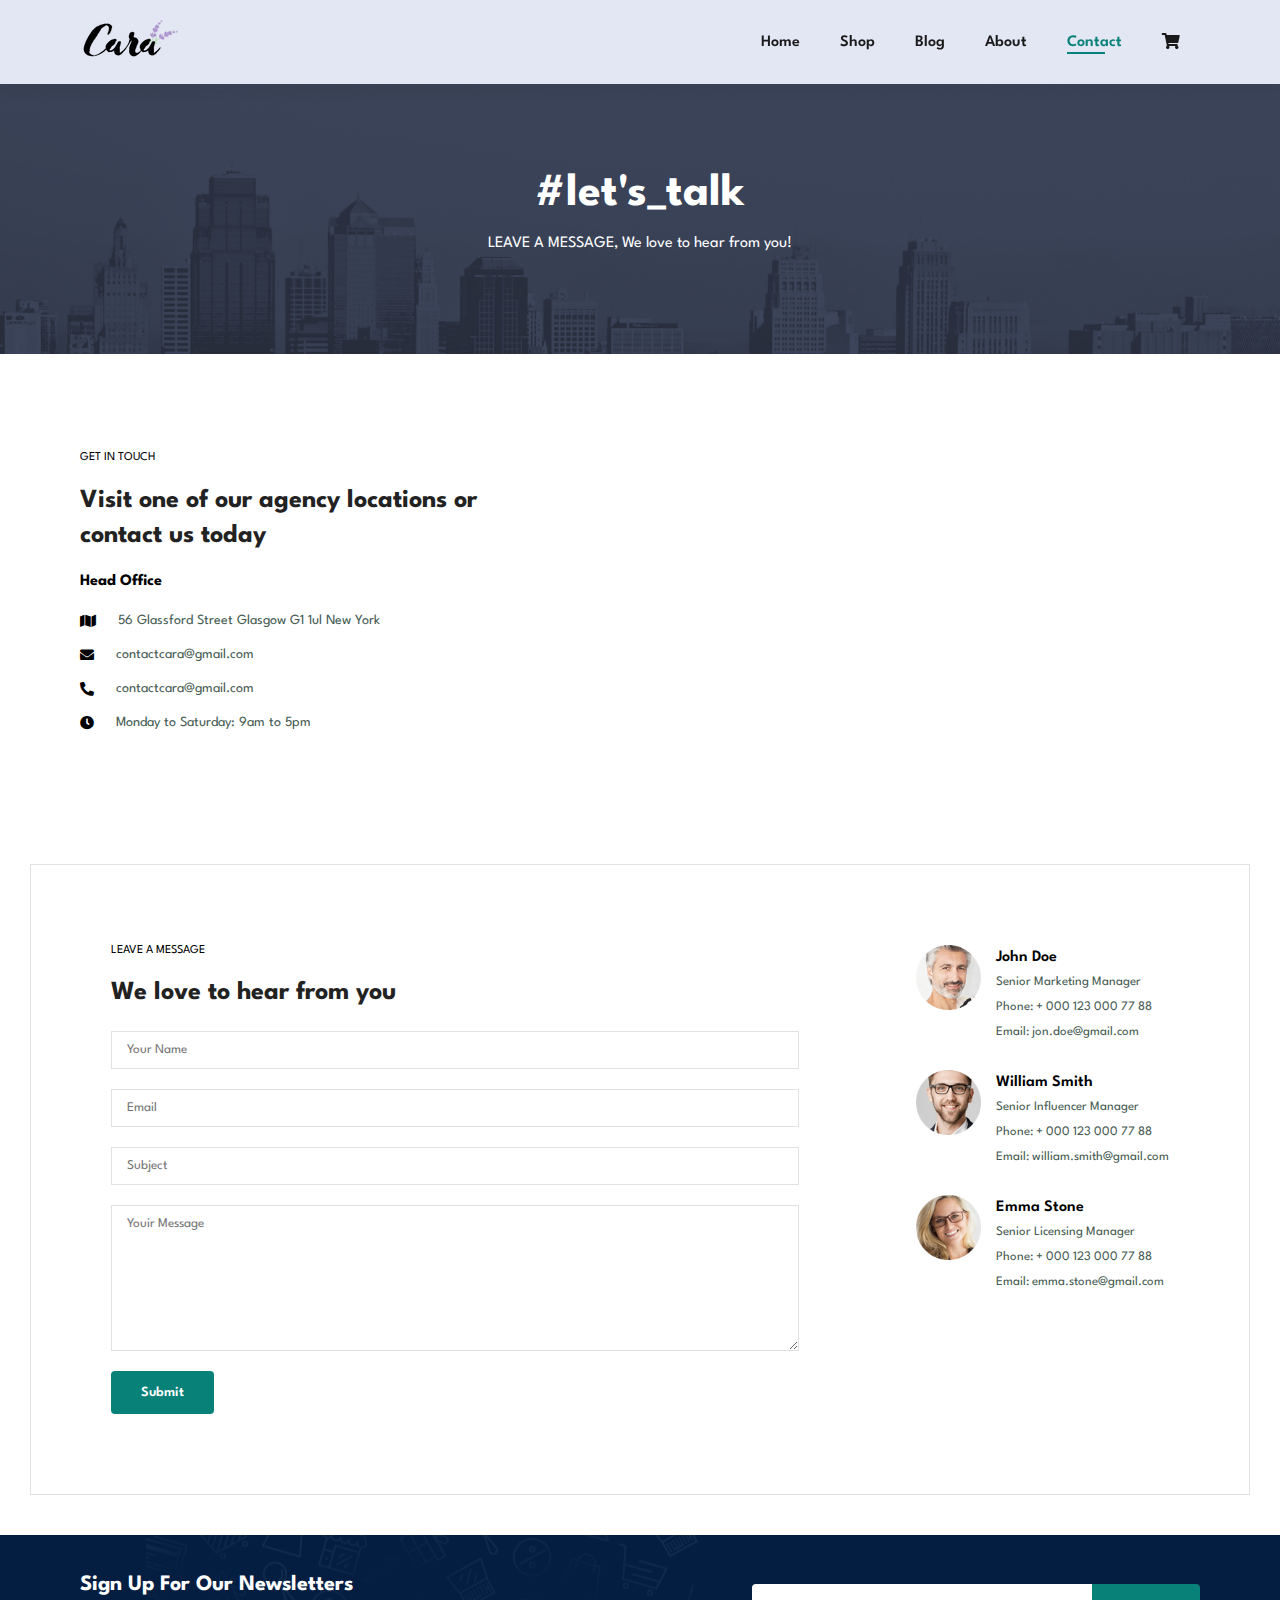
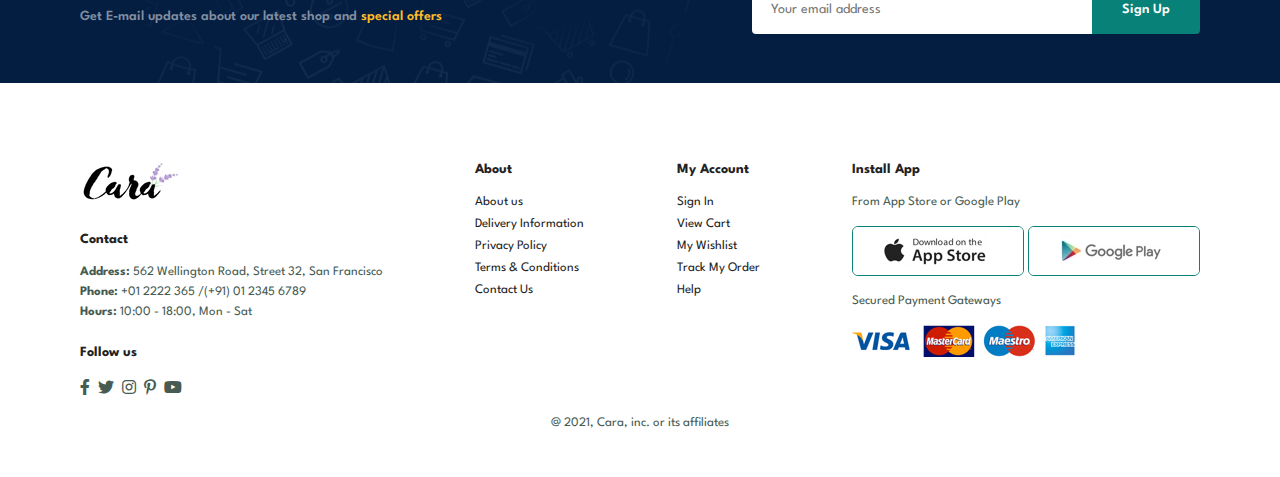
<file: contact.html>
<!DOCTYPE html>
<html lang="en">

<head>
    <meta charset="UTF-8">
    <meta http-equiv="X-UA-Compatible" content="IE=edge">
    <meta name="viewport" content="width=device-width, initial-scale=1.0">
    <title>Ecommerce Website</title>
    <link rel="stylesheet" href="https://use.fontawesome.com/releases/v5.15.4/css/all.css"/><!--link from FontAwesome-->
    <link rel="stylesheet" href="style.css">
</head>

<body>

    <!--Header & Navagation Bar-->
    <section id="header">
        <a href="index.html"><img src="img/logo.png" class="logo" alt="logo"></a>

        <div>
            <!--Navagation Bar Links-->
            <ul id="navbar">
                <li><a href="index.html">Home</a></li>
                <li><a href="shop.html">Shop</a></li>
                <li><a href="blog.html">Blog</a></li>
                <li><a href="about.html">About</a></li>
                <li><a class="active" href="contact.html">Contact</a></li>
                <li id="lg-bag"><a href="cart.html"><i class="fa fa-shopping-cart"></i></a></li><!--Shopping Cart Img-->
                <a href="#" id="close"><i class="fa fa-times"></i></a><!--creats an X icon-->
            </ul>
        </div>
        <div id="mobile">
            <a href="cart.html"><i class="fa fa-shopping-cart"></i></a><!--Shopping Cart Img-->
            <i id="bar" class="fas fa-outdent"></i><!--3 line stack (Hamburger) menu bar-->
        </div>
    </section>

    <!--Home Page-->
    <section id="page-header" class="about-header">
        <h2>#let's_talk</h2>
        <p>LEAVE A MESSAGE, We love to hear from you!</p>
    </section>

    <!--Contact Us & Google Map-->
    <section id="contact-details" class="section-p1">
        <div class="details">
            <span>GET IN TOUCH</span>
            <h2>Visit one of our agency locations or contact us today</h2>
            <h3>Head Office</h3>
            <div>
                <li>
                    <i class="fa fa-map"></i>
                    <p>56 Glassford Street Glasgow G1 1ul New York</p>
                </li>
                <li>
                    <i class="fa fa-envelope"></i>
                    <p>contactcara@gmail.com</p>
                </li>
                <li>
                    <i class="fa fa-phone-alt"></i>
                    <p>contactcara@gmail.com</p>
                </li>
                <li>
                    <i class="fa fa-clock"></i>
                    <p>Monday to Saturday: 9am to 5pm</p>
                </li>
            </div>
        </div>

        <!--Google Map location-->
        <div class="map">
            <iframe src="https://www.google.com/maps/embed?pb=!1m18!1m12!1m3!1d11851.599742900451!2d-73.96255367358152!3d42.04532602250595!2m3!1f0!2f0!3f0!3m2!1i1024!2i768!4f13.1!3m3!1m2!1s0x89dda7576b0e15fd%3A0xe32015f0987de7ce!2sGlasco%2C%20NY!5e0!3m2!1sen!2sus!4v1700805039047!5m2!1sen!2sus" width="600" height="450" style="border:0;" allowfullscreen="" loading="lazy" referrerpolicy="no-referrer-when-downgrade"></iframe>
        </div>
    </section>

    <!--Message Form-->
    <section id="form-details">
        <!--Contact Us Form-->
        <form action="">
            <span>LEAVE A MESSAGE</span>
            <h2>We love to hear from you</h2>
            <input type="text" placeholder="Your Name">
            <input type="text" placeholder="Email">
            <input type="text" placeholder="Subject">
            <textarea name="" id="" cols="30" rows="10" placeholder="Youir Message"></textarea>
            <button class="normal">Submit</button>
        </form>

        <!--poeple list-->
        <div class="people">
            <div>
                <img src="img/people/1.png" alt="">
                <p>
                    <span>John Doe</span> Senior Marketing Manager
                    <br>
                    Phone: + 000 123 000 77 88
                    <br>
                    Email: jon.doe@gmail.com
                </p>
            </div>
            <div>
                <img src="img/people/2.png" alt="">
                <p>
                    <span>William Smith</span> Senior Influencer Manager
                    <br>
                    Phone: + 000 123 000 77 88
                    <br>
                    Email: william.smith@gmail.com
                </p>
            </div>
            <div>
                <img src="img/people/3.png" alt="">
                <p>
                    <span>Emma Stone</span> Senior Licensing Manager
                    <br>
                    Phone: + 000 123 000 77 88
                    <br>
                    Email: emma.stone@gmail.com
                </p>
            </div>
        </div>
    </section>

    <!--newsletter banner & sign up-->
    <section id="newsletter" class="section-p1 section-m1">
        <div class="newstext">
            <h4>Sign Up For Our Newsletters</h4>
            <p>Get E-mail updates about our latest shop and <span>special offers</span></p>
        </div>
        <div class="form">
            <input type="text" placeholder="Your email address"> <!--Input bar for email-->
            <button class="normal">Sign Up</button>
        </div>
    </section>

    <!--Footer-->
    <footer class="section-p1">
        <div class="col">
            <img class="logo" src="img/logo.png" alt="">
            <h4>Contact</h4>
            <p><strong>Address:</strong> 562 Wellington Road, Street 32, San Francisco</p>
            <p><strong>Phone:</strong> +01 2222 365 /(+91) 01 2345 6789</p>
            <p><strong>Hours:</strong> 10:00 - 18:00, Mon - Sat</p>
            <div class="follow">
                <h4>Follow us</h4>
                <div class="icon">
                    <i class="fab fa-facebook-f"></i> <!--Facebook Icon-->
                    <i class="fab fa-twitter"></i> <!--Twitter Icon-->
                    <i class="fab fa-instagram"></i> <!--Instagram Icon-->
                    <i class="fab fa-pinterest-p"></i> <!--Pinterest Icon-->
                    <i class="fab fa-youtube"></i> <!--Youtube Icon-->
                </div>
            </div>
        </div>

        <div class="col">
            <h4>About</h4>
            <a href="#">About us</a>
            <a href="#">Delivery Information</a>
            <a href="#">Privacy Policy</a>
            <a href="#">Terms & Conditions</a>
            <a href="#">Contact Us</a>
        </div>

        <div class="col">
            <h4>My Account</h4>
            <a href="#">Sign In</a>
            <a href="#">View Cart</a>
            <a href="#">My Wishlist</a>
            <a href="#">Track My Order</a>
            <a href="#">Help</a>
        </div>

        <!--Payment Options-->
        <div class="col install">
            <h4>Install App</h4>
            <p>From App Store or Google Play</p>
            <div class="row">
                <img src="img/pay/app.jpg" alt="">
                <img src="img/pay/play.jpg" alt="">
            </div>
            <p>Secured Payment Gateways</p>
            <img src="img/pay/pay.png" alt="">
        </div>

        <!--Copyright Section-->
        <div class="copyright">
            <p>@ 2021, Cara, inc. or its affiliates</p>
        </div>
    </footer>

    <script src="script.js"></script>
</body>

</html>
</file>
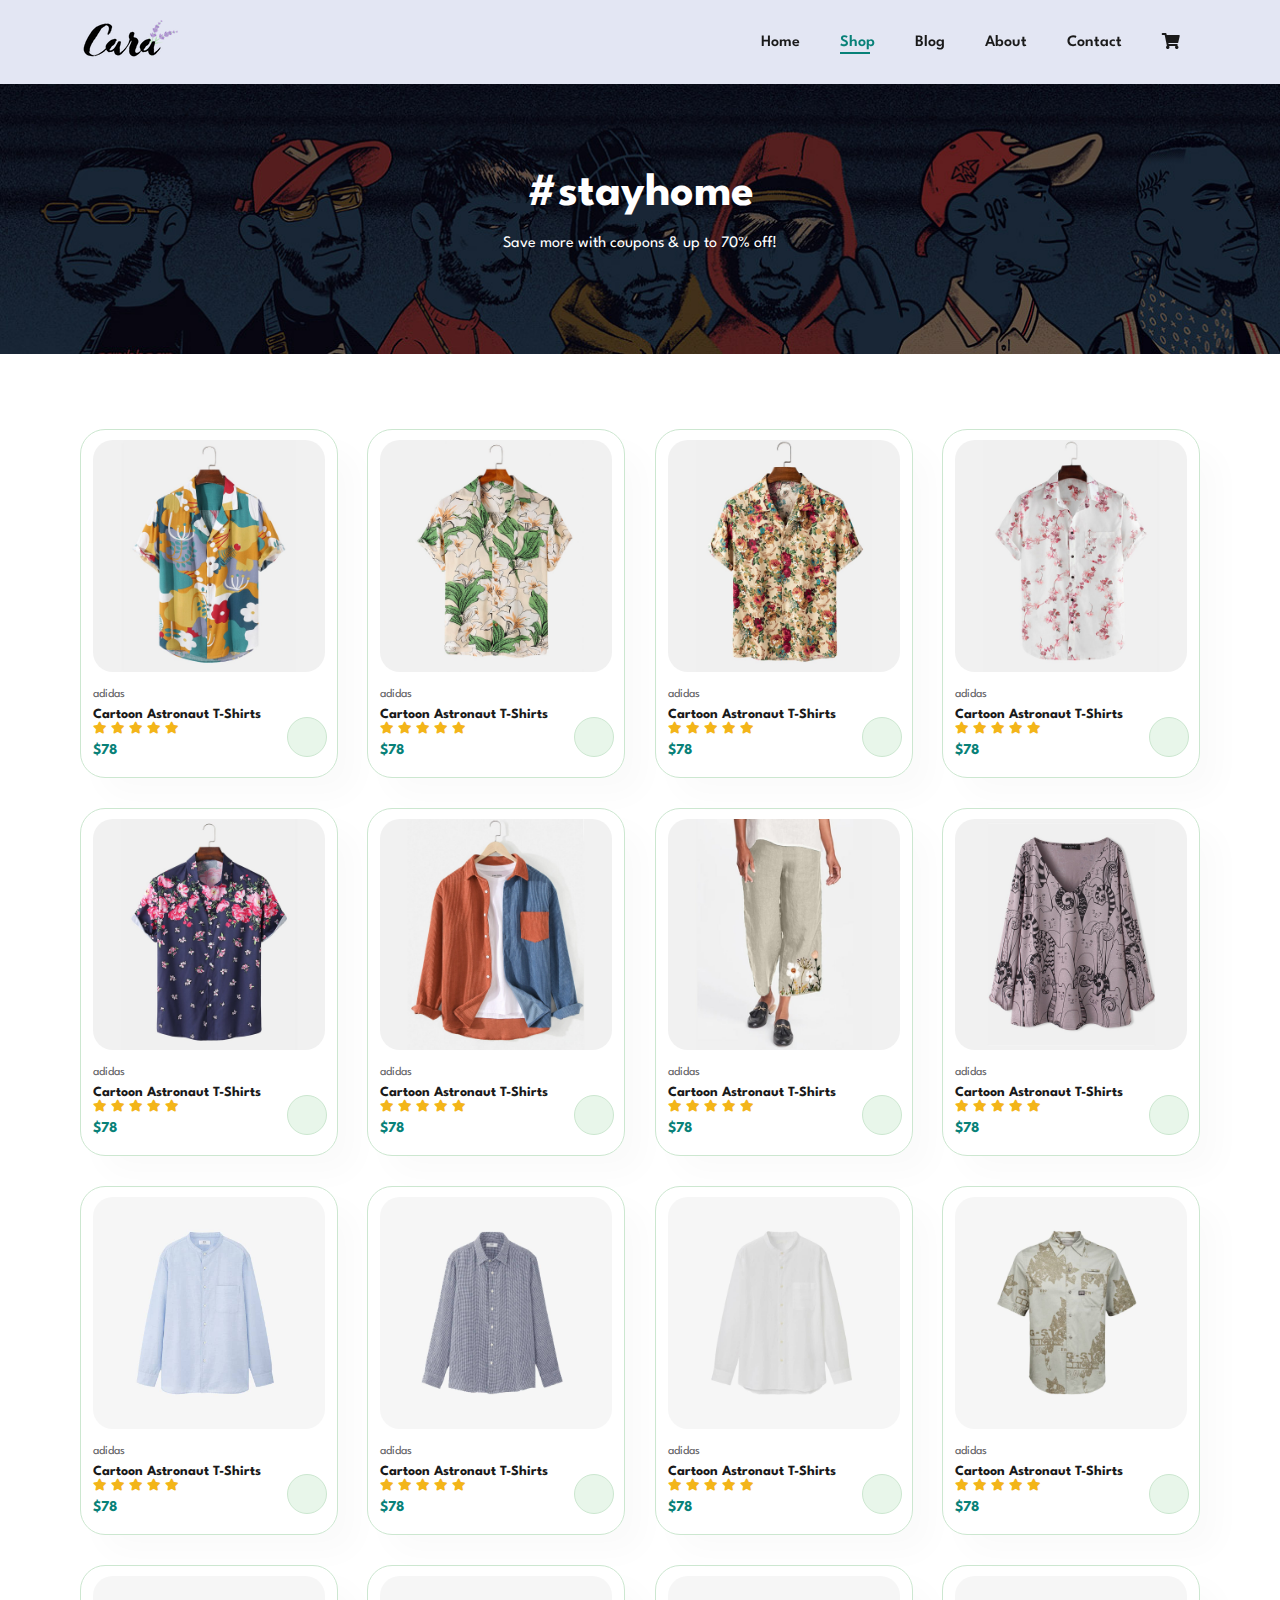
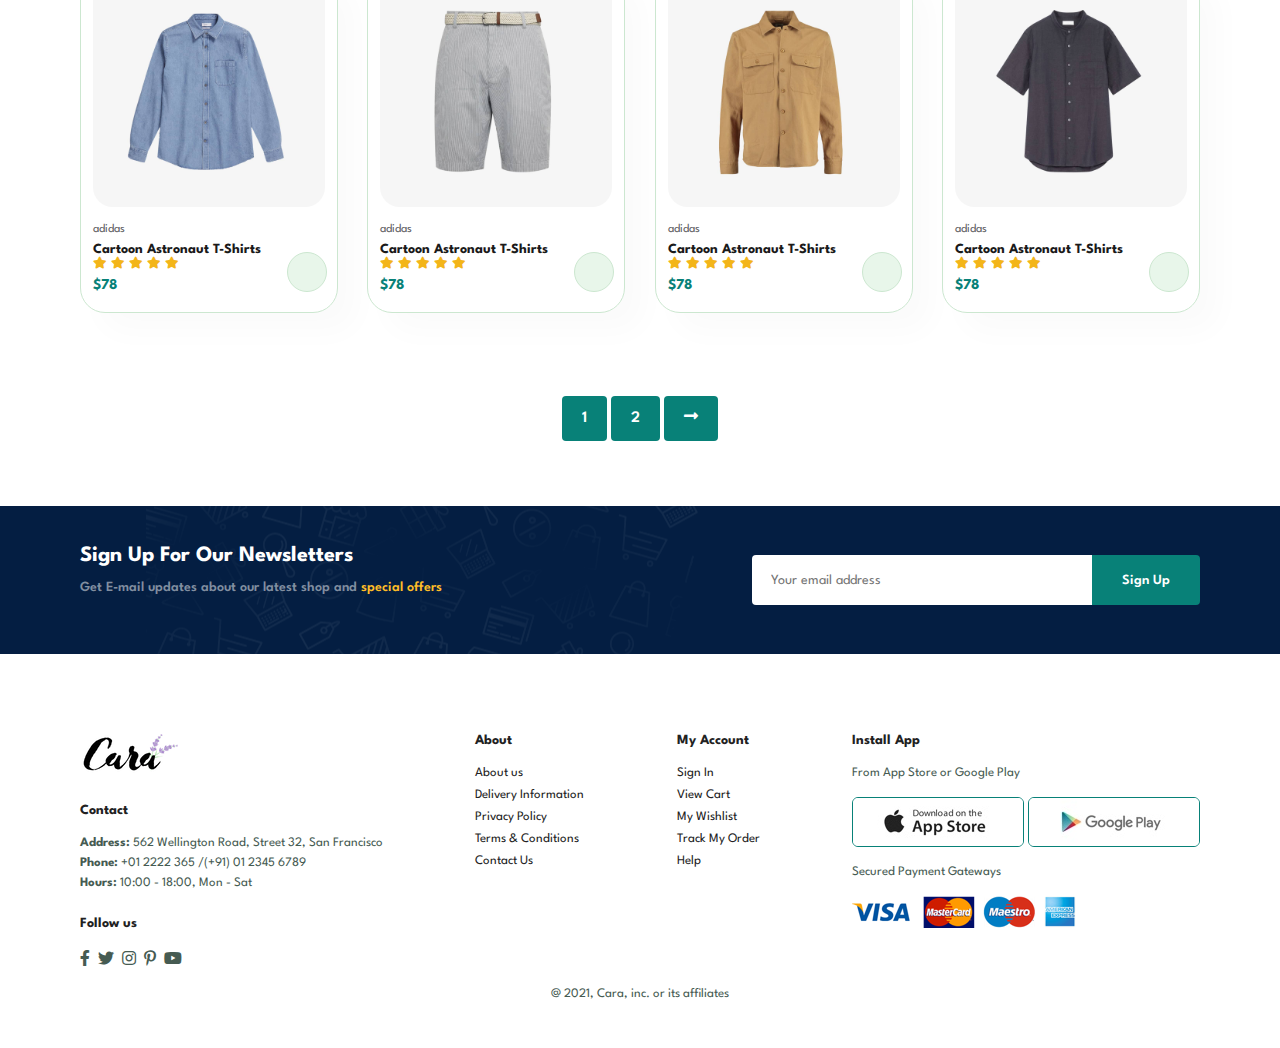
<file: shop.html>
<!DOCTYPE html>
<html lang="en">

<head>
    <meta charset="UTF-8">
    <meta http-equiv="X-UA-Compatible" content="IE=edge">
    <meta name="viewport" content="width=device-width, initial-scale=1.0">
    <title>Ecommerce Website</title>
    <link rel="stylesheet" href="https://use.fontawesome.com/releases/v5.15.4/css/all.css"/><!--link from FontAwesome-->
    <link rel="stylesheet" href="style.css">
</head>

<body>

    <!--Header & Navagation Bar-->
    <section id="header">
        <a href="index.html"><img src="img/logo.png" class="logo" alt="logo"></a>

        <div>
            <!--Navagation Bar Links-->
            <ul id="navbar">
                <li><a href="index.html">Home</a></li>
                <li><a class="active" href="shop.html">Shop</a></li>
                <li><a href="blog.html">Blog</a></li>
                <li><a href="about.html">About</a></li>
                <li><a href="contact.html">Contact</a></li>
                <li id="lg-bag"><a href="cart.html"><i class="fa fa-shopping-cart"></i></a></li><!--Shopping Cart Img-->
                <a href="#" id="close"><i class="fa fa-times"></i></a><!--creats an X icon-->
            </ul>
        </div>
        <div id="mobile">
            <a href="cart.html"><i class="fa fa-shopping-cart"></i></a><!--Shopping Cart Img-->
            <i id="bar" class="fas fa-outdent"></i><!--3 line stack (Hamburger) menu bar-->
        </div>
    </section>

    <!--Home Page-->
    <section id="page-header">
        <h2>#stayhome</h2>
        <p>Save more with coupons & up to 70% off!</p>
    </section>

    <!--Featured Products-->
    <section id="product1" class="section-p1">
        <div class="pro-container">
            <!--inline JS script to change window when clicked on-->
            <div class="pro" onclick="window.location.href='sproduct.html';">
                <img src="img/products/f1.jpg" alt="">
                <!--Description (under img on Home page)-->
                <div class="des">
                    <span>adidas</span>
                    <h5>Cartoon Astronaut T-Shirts</h5>
                    <div class="star"> <!--Star FontAwesome-->
                        <i class="fas fa-star"></i>
                        <i class="fas fa-star"></i>
                        <i class="fas fa-star"></i>
                        <i class="fas fa-star"></i>
                        <i class="fas fa-star"></i>
                    </div>
                    <!--price of product-->
                    <h4>$78</h4>
                </div>
                <a href="#"><i class="fa fa-shopping-cart cart"></i></a>
            </div>
            <div class="pro" onclick="window.location.href='sproduct.html';">
                <img src="img/products/f2.jpg" alt="">
                <!--Description (under img on Home page)-->
                <div class="des">
                    <span>adidas</span>
                    <h5>Cartoon Astronaut T-Shirts</h5>
                    <div class="star"> <!--Star FontAwesome-->
                        <i class="fas fa-star"></i>
                        <i class="fas fa-star"></i>
                        <i class="fas fa-star"></i>
                        <i class="fas fa-star"></i>
                        <i class="fas fa-star"></i>
                    </div>
                    <!--price of product-->
                    <h4>$78</h4>
                </div>
                <a href="#"><i class="fa fa-shopping-cart cart"></i></a>
            </div>
            <div class="pro" onclick="window.location.href='sproduct.html';">
                <img src="img/products/f3.jpg" alt="">
                <!--Description (under img on Home page)-->
                <div class="des">
                    <span>adidas</span>
                    <h5>Cartoon Astronaut T-Shirts</h5>
                    <div class="star"> <!--Star FontAwesome-->
                        <i class="fas fa-star"></i>
                        <i class="fas fa-star"></i>
                        <i class="fas fa-star"></i>
                        <i class="fas fa-star"></i>
                        <i class="fas fa-star"></i>
                    </div>
                    <!--price of product-->
                    <h4>$78</h4>
                </div>
                <a href="#"><i class="fa fa-shopping-cart cart"></i></a>
            </div>
            <div class="pro" onclick="window.location.href='sproduct.html';">
                <img src="img/products/f4.jpg" alt="">
                <!--Description (under img on Home page)-->
                <div class="des">
                    <span>adidas</span>
                    <h5>Cartoon Astronaut T-Shirts</h5>
                    <div class="star"> <!--Star FontAwesome-->
                        <i class="fas fa-star"></i>
                        <i class="fas fa-star"></i>
                        <i class="fas fa-star"></i>
                        <i class="fas fa-star"></i>
                        <i class="fas fa-star"></i>
                    </div>
                    <!--price of product-->
                    <h4>$78</h4>
                </div>
                <a href="#"><i class="fa fa-shopping-cart cart"></i></a>
            </div>
            <div class="pro">
                <img src="img/products/f5.jpg" alt="">
                <!--Description (under img on Home page)-->
                <div class="des">
                    <span>adidas</span>
                    <h5>Cartoon Astronaut T-Shirts</h5>
                    <div class="star"> <!--Star FontAwesome-->
                        <i class="fas fa-star"></i>
                        <i class="fas fa-star"></i>
                        <i class="fas fa-star"></i>
                        <i class="fas fa-star"></i>
                        <i class="fas fa-star"></i>
                    </div>
                    <!--price of product-->
                    <h4>$78</h4>
                </div>
                <a href="#"><i class="fa fa-shopping-cart cart"></i></a>
            </div>
            <div class="pro">
                <img src="img/products/f6.jpg" alt="">
                <!--Description (under img on Home page)-->
                <div class="des">
                    <span>adidas</span>
                    <h5>Cartoon Astronaut T-Shirts</h5>
                    <div class="star"> <!--Star FontAwesome-->
                        <i class="fas fa-star"></i>
                        <i class="fas fa-star"></i>
                        <i class="fas fa-star"></i>
                        <i class="fas fa-star"></i>
                        <i class="fas fa-star"></i>
                    </div>
                    <!--price of product-->
                    <h4>$78</h4>
                </div>
                <a href="#"><i class="fa fa-shopping-cart cart"></i></a>
            </div>
            <div class="pro">
                <!--Cartoon Astronaut T-Shirts-->
                <img src="img/products/f7.jpg" alt="">
                <!--Description (under img on Home page)-->
                <div class="des">
                    <span>adidas</span>
                    <h5>Cartoon Astronaut T-Shirts</h5>
                    <div class="star"> <!--Star FontAwesome-->
                        <i class="fas fa-star"></i>
                        <i class="fas fa-star"></i>
                        <i class="fas fa-star"></i>
                        <i class="fas fa-star"></i>
                        <i class="fas fa-star"></i>
                    </div>
                    <!--price of product-->
                    <h4>$78</h4>
                </div>
                <a href="#"><i class="fa fa-shopping-cart cart"></i></a>
            </div>
            <div class="pro">
                <img src="img/products/f8.jpg" alt="">
                <!--Description (under img on Home page)-->
                <div class="des">
                    <span>adidas</span>
                    <h5>Cartoon Astronaut T-Shirts</h5>
                    <div class="star"> <!--Star FontAwesome-->
                        <i class="fas fa-star"></i>
                        <i class="fas fa-star"></i>
                        <i class="fas fa-star"></i>
                        <i class="fas fa-star"></i>
                        <i class="fas fa-star"></i>
                    </div>
                    <!--price of product-->
                    <h4>$78</h4>
                </div>
                <a href="#"><i class="fa fa-shopping-cart cart"></i></a>
            </div>
        
            <div class="pro">
                <img src="img/products/n1.jpg" alt="">
                <!--Description (under img on Home page)-->
                <div class="des">
                    <span>adidas</span>
                    <h5>Cartoon Astronaut T-Shirts</h5>
                    <div class="star"> <!--Star FontAwesome-->
                        <i class="fas fa-star"></i>
                        <i class="fas fa-star"></i>
                        <i class="fas fa-star"></i>
                        <i class="fas fa-star"></i>
                        <i class="fas fa-star"></i>
                    </div>
                    <!--price of product-->
                    <h4>$78</h4>
                </div>
                <a href="#"><i class="fa fa-shopping-cart cart"></i></a>
            </div>
            <div class="pro">
                <img src="img/products/n2.jpg" alt="">
                <!--Description (under img on Home page)-->
                <div class="des">
                    <span>adidas</span>
                    <h5>Cartoon Astronaut T-Shirts</h5>
                    <div class="star"> <!--Star FontAwesome-->
                        <i class="fas fa-star"></i>
                        <i class="fas fa-star"></i>
                        <i class="fas fa-star"></i>
                        <i class="fas fa-star"></i>
                        <i class="fas fa-star"></i>
                    </div>
                    <!--price of product-->
                    <h4>$78</h4>
                </div>
                <a href="#"><i class="fa fa-shopping-cart cart"></i></a>
            </div>
            <div class="pro">
                <img src="img/products/n3.jpg" alt="">
                <!--Description (under img on Home page)-->
                <div class="des">
                    <span>adidas</span>
                    <h5>Cartoon Astronaut T-Shirts</h5>
                    <div class="star"> <!--Star FontAwesome-->
                        <i class="fas fa-star"></i>
                        <i class="fas fa-star"></i>
                        <i class="fas fa-star"></i>
                        <i class="fas fa-star"></i>
                        <i class="fas fa-star"></i>
                    </div>
                    <!--price of product-->
                    <h4>$78</h4>
                </div>
                <a href="#"><i class="fa fa-shopping-cart cart"></i></a>
            </div>
            <div class="pro">
                <img src="img/products/n4.jpg" alt="">
                <!--Description (under img on Home page)-->
                <div class="des">
                    <span>adidas</span>
                    <h5>Cartoon Astronaut T-Shirts</h5>
                    <div class="star"> <!--Star FontAwesome-->
                        <i class="fas fa-star"></i>
                        <i class="fas fa-star"></i>
                        <i class="fas fa-star"></i>
                        <i class="fas fa-star"></i>
                        <i class="fas fa-star"></i>
                    </div>
                    <!--price of product-->
                    <h4>$78</h4>
                </div>
                <a href="#"><i class="fa fa-shopping-cart cart"></i></a>
            </div>
            <div class="pro">
                <img src="img/products/n5.jpg" alt="">
                <!--Description (under img on Home page)-->
                <div class="des">
                    <span>adidas</span>
                    <h5>Cartoon Astronaut T-Shirts</h5>
                    <div class="star"> <!--Star FontAwesome-->
                        <i class="fas fa-star"></i>
                        <i class="fas fa-star"></i>
                        <i class="fas fa-star"></i>
                        <i class="fas fa-star"></i>
                        <i class="fas fa-star"></i>
                    </div>
                    <!--price of product-->
                    <h4>$78</h4>
                </div>
                <a href="#"><i class="fa fa-shopping-cart cart"></i></a>
            </div>
            <div class="pro">
                <img src="img/products/n6.jpg" alt="">
                <!--Description (under img on Home page)-->
                <div class="des">
                    <span>adidas</span>
                    <h5>Cartoon Astronaut T-Shirts</h5>
                    <div class="star"> <!--Star FontAwesome-->
                        <i class="fas fa-star"></i>
                        <i class="fas fa-star"></i>
                        <i class="fas fa-star"></i>
                        <i class="fas fa-star"></i>
                        <i class="fas fa-star"></i>
                    </div>
                    <!--price of product-->
                    <h4>$78</h4>
                </div>
                <a href="#"><i class="fa fa-shopping-cart cart"></i></a>
            </div>
            <div class="pro">
                <!--Cartoon Astronaut T-Shirts-->
                <img src="img/products/n7.jpg" alt="">
                <!--Description (under img on Home page)-->
                <div class="des">
                    <span>adidas</span>
                    <h5>Cartoon Astronaut T-Shirts</h5>
                    <div class="star"> <!--Star FontAwesome-->
                        <i class="fas fa-star"></i>
                        <i class="fas fa-star"></i>
                        <i class="fas fa-star"></i>
                        <i class="fas fa-star"></i>
                        <i class="fas fa-star"></i>
                    </div>
                    <!--price of product-->
                    <h4>$78</h4>
                </div>
                <a href="#"><i class="fa fa-shopping-cart cart"></i></a>
            </div>
            <div class="pro">
                <img src="img/products/n8.jpg" alt="">
                <!--Description (under img on Home page)-->
                <div class="des">
                    <span>adidas</span>
                    <h5>Cartoon Astronaut T-Shirts</h5>
                    <div class="star"> <!--Star FontAwesome-->
                        <i class="fas fa-star"></i>
                        <i class="fas fa-star"></i>
                        <i class="fas fa-star"></i>
                        <i class="fas fa-star"></i>
                        <i class="fas fa-star"></i>
                    </div>
                    <!--price of product-->
                    <h4>$78</h4>
                </div>
                <a href="#"><i class="fa fa-shopping-cart cart"></i></a>
            </div>
        </div>
    </section>

    <section id="pagination" class="section-p1">
        <a href="#">1</a>
        <a href="#">2</a>
        <a href="#"><i class="fa fa-long-arrow-alt-right"></i></a>
    </section>

    <!--newsletter banner & sign up-->
    <section id="newsletter" class="section-p1 section-m1">
        <div class="newstext">
            <h4>Sign Up For Our Newsletters</h4>
            <p>Get E-mail updates about our latest shop and <span>special offers</span></p>
        </div>
        <div class="form">
            <input type="text" placeholder="Your email address"> <!--Input bar for email-->
            <button class="normal">Sign Up</button>
        </div>
    </section>

    <!--Footer-->
    <footer class="section-p1">
        <div class="col">
            <img class="logo" src="img/logo.png" alt="">
            <h4>Contact</h4>
            <p><strong>Address:</strong> 562 Wellington Road, Street 32, San Francisco</p>
            <p><strong>Phone:</strong> +01 2222 365 /(+91) 01 2345 6789</p>
            <p><strong>Hours:</strong> 10:00 - 18:00, Mon - Sat</p>
            <div class="follow">
                <h4>Follow us</h4>
                <div class="icon">
                    <i class="fab fa-facebook-f"></i> <!--Facebook Icon-->
                    <i class="fab fa-twitter"></i> <!--Twitter Icon-->
                    <i class="fab fa-instagram"></i> <!--Instagram Icon-->
                    <i class="fab fa-pinterest-p"></i> <!--Pinterest Icon-->
                    <i class="fab fa-youtube"></i> <!--Youtube Icon-->
                </div>
            </div>
        </div>

        <div class="col">
            <h4>About</h4>
            <a href="#">About us</a>
            <a href="#">Delivery Information</a>
            <a href="#">Privacy Policy</a>
            <a href="#">Terms & Conditions</a>
            <a href="#">Contact Us</a>
        </div>

        <div class="col">
            <h4>My Account</h4>
            <a href="#">Sign In</a>
            <a href="#">View Cart</a>
            <a href="#">My Wishlist</a>
            <a href="#">Track My Order</a>
            <a href="#">Help</a>
        </div>

        <!--Payment Options-->
        <div class="col install">
            <h4>Install App</h4>
            <p>From App Store or Google Play</p>
            <div class="row">
                <img src="img/pay/app.jpg" alt="">
                <img src="img/pay/play.jpg" alt="">
            </div>
            <p>Secured Payment Gateways</p>
            <img src="img/pay/pay.png" alt="">
        </div>

        <!--Copyright Section-->
        <div class="copyright">
            <p>@ 2021, Cara, inc. or its affiliates</p>
        </div>
    </footer>

    <script src="script.js"></script>
</body>

</html>
</file>
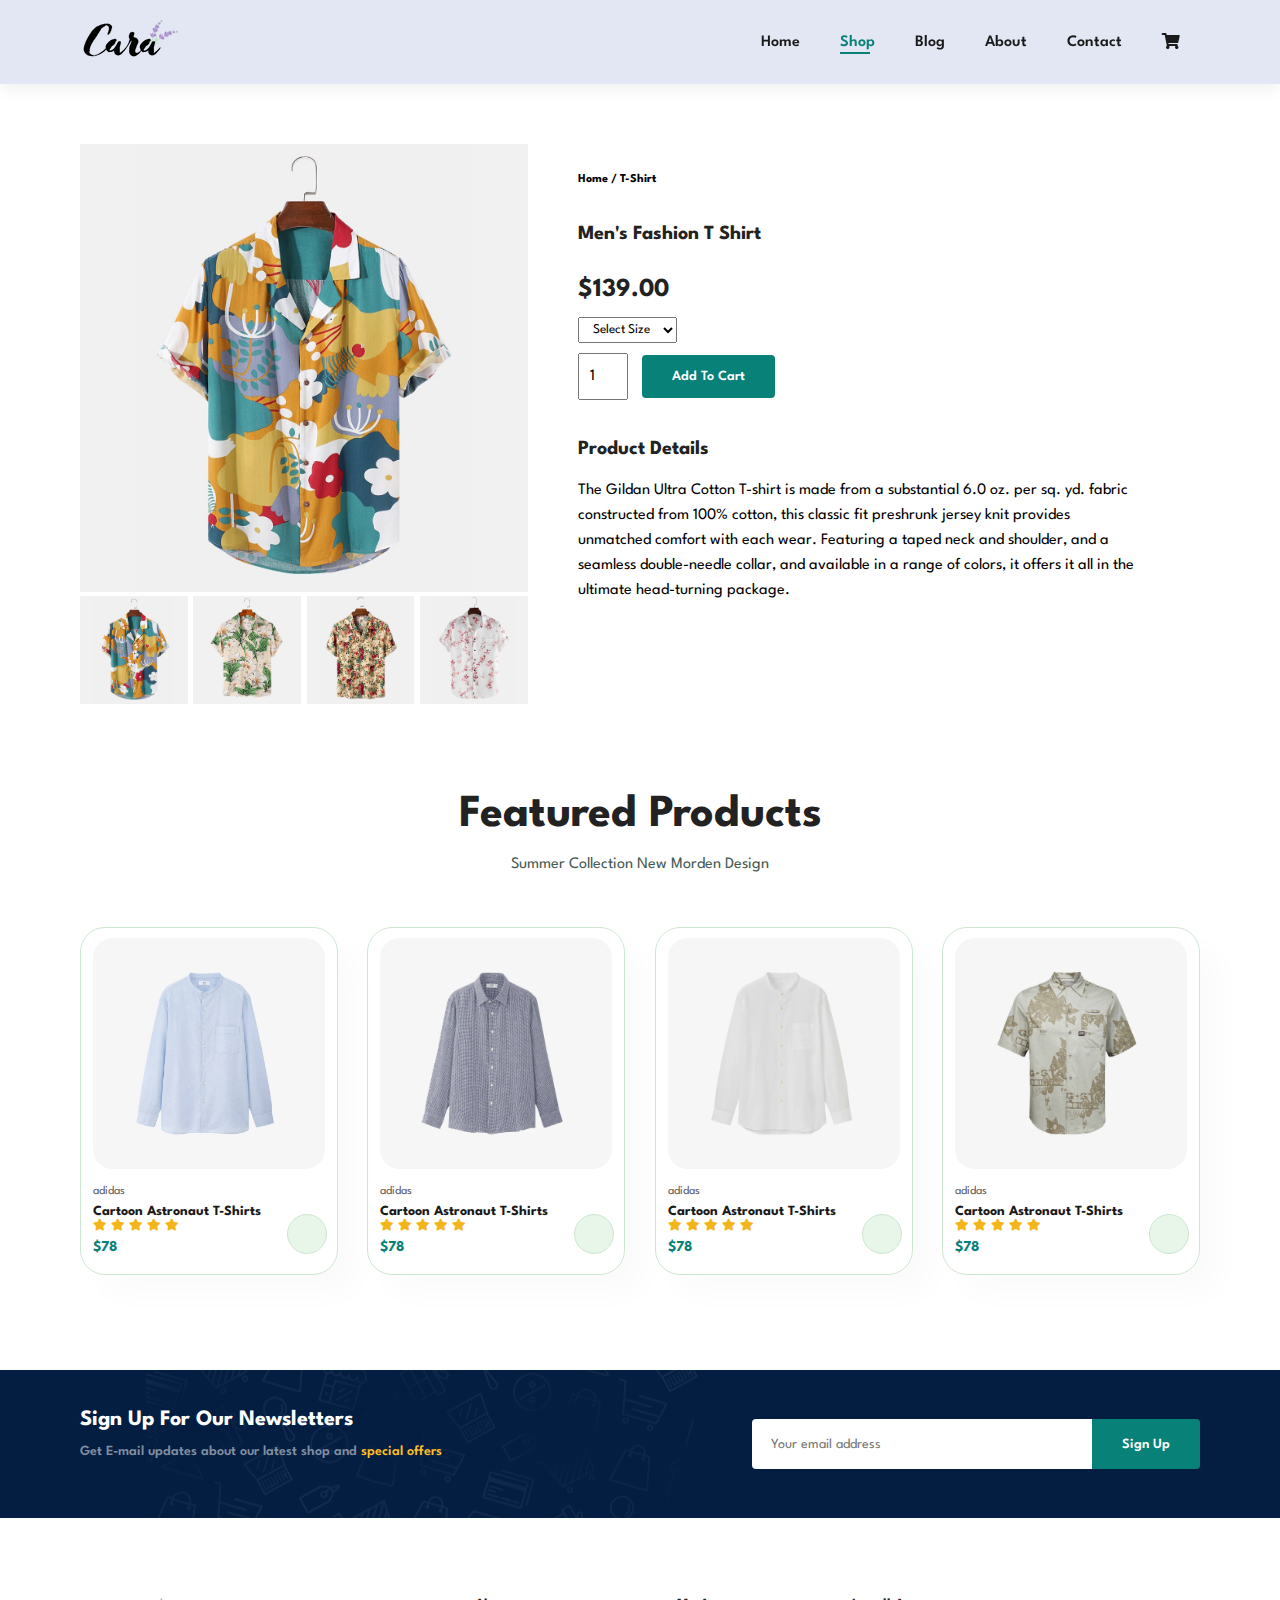
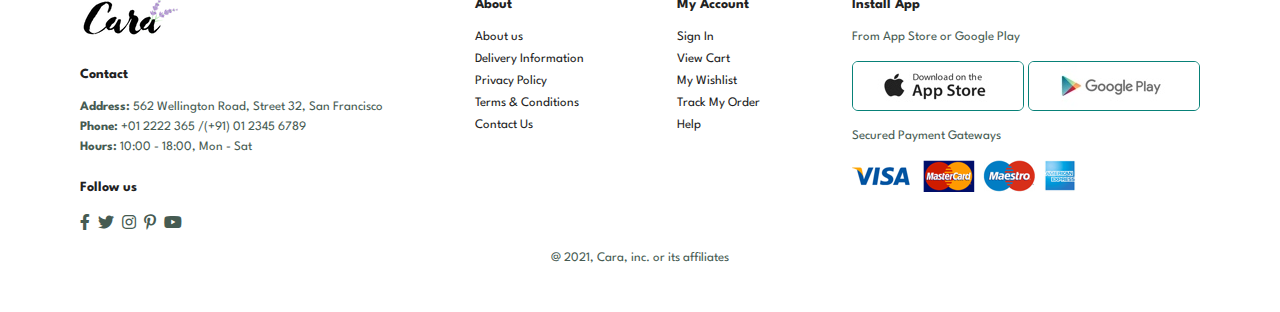
<file: sproduct.html>
<!DOCTYPE html>
<html lang="en">

<head>
    <meta charset="UTF-8">
    <meta http-equiv="X-UA-Compatible" content="IE=edge">
    <meta name="viewport" content="width=device-width, initial-scale=1.0">
    <title>Ecommerce Website</title>
    <link rel="stylesheet" href="https://use.fontawesome.com/releases/v5.15.4/css/all.css"/><!--link from FontAwesome-->
    <link rel="stylesheet" href="style.css">
</head>

<body>

    <!--Header & Navagation Bar-->
    <section id="header">
        <a href="index.html"><img src="img/logo.png" class="logo" alt="logo"></a>

        <div>
            <!--Navagation Bar Links-->
            <ul id="navbar">
                <li><a href="index.html">Home</a></li>
                <li><a class="active" href="shop.html">Shop</a></li>
                <li><a href="blog.html">Blog</a></li>
                <li><a href="about.html">About</a></li>
                <li><a href="contact.html">Contact</a></li>
                <li id="lg-bag"><a href="cart.html"><i class="fa fa-shopping-cart"></i></a></li><!--Shopping Cart Img-->
                <a href="#" id="close"><i class="fa fa-times"></i></a><!--creats an X icon-->
            </ul>
        </div>
        <div id="mobile">
            <a href="cart.html"><i class="fa fa-shopping-cart"></i></a><!--Shopping Cart Img-->
            <i id="bar" class="fas fa-outdent"></i><!--3 line stack (Hamburger) menu bar-->
        </div>
    </section>

    <section id="prodetails" class="section-p1">
        <div class="single-pro-image">
        <!--big img that gets displayed-->
        <img src="img/products/f1.jpg" width="100%" id="MainImg" alt="">

            <!--line of small imgs for diffrent products-->
            <div class="small-img-group">
                <div class="small-img-col">
                    <img src="img/products/f1.jpg" width="100%" class="small-img" alt="">
                </div>
                <div class="small-img-col">
                    <img src="img/products/f2.jpg" width="100%" class="small-img" alt="">
                </div>
                <div class="small-img-col">
                    <img src="img/products/f3.jpg" width="100%" class="small-img" alt="">
                </div>
                <div class="small-img-col">
                    <img src="img/products/f4.jpg" width="100%" class="small-img" alt="">
                </div>
            </div>
        </div>
        
        <div class="single-pro-details">
            <h6>Home / T-Shirt</h6>
            <h4>Men's Fashion T Shirt</h4>
            <h2>$139.00</h2>
            <!--select for drop down list for shirt sizing-->
            <select>
                <option selected disabled>Select Size</option>
                <option>Small</option>
                <option>Medium</option>
                <option>Large</option>
                <option>X-Large</option>
            </select>
            <!--input to display number of product the user wants to add to cart-->
            <!--value to auto display-->
            <input type="number" value="1">
            <button class="normal">Add To Cart</button>
            <h4>Product Details</h4>
            <span>
                The Gildan Ultra Cotton T-shirt is made from a substantial 6.0 oz. per
                sq. yd. fabric constructed from 100% cotton, this classic fit preshrunk
                jersey knit provides unmatched comfort with each wear. Featuring a taped neck
                and shoulder, and a seamless double-needle collar, and available in a range
                of colors, it offers it all in the ultimate head-turning package.
            </span>
        </div>
    </section>

    <!--Featured Products-->
    <section id="product1" class="section-p1">
        <h2>Featured Products</h2>
        <p>Summer Collection New Morden Design</p>
        <div class="pro-container">
            <div class="pro">
                <img src="img/products/n1.jpg" alt="">
                <!--Description (under img on Home page)-->
                <div class="des">
                    <span>adidas</span>
                    <h5>Cartoon Astronaut T-Shirts</h5>
                    <div class="star"> <!--Star FontAwesome-->
                        <i class="fas fa-star"></i>
                        <i class="fas fa-star"></i>
                        <i class="fas fa-star"></i>
                        <i class="fas fa-star"></i>
                        <i class="fas fa-star"></i>
                    </div>
                    <!--price of product-->
                    <h4>$78</h4>
                </div>
                <a href="#"><i class="fa fa-shopping-cart cart"></i></a>
            </div>
            <div class="pro">
                <img src="img/products/n2.jpg" alt="">
                <!--Description (under img on Home page)-->
                <div class="des">
                    <span>adidas</span>
                    <h5>Cartoon Astronaut T-Shirts</h5>
                    <div class="star"> <!--Star FontAwesome-->
                        <i class="fas fa-star"></i>
                        <i class="fas fa-star"></i>
                        <i class="fas fa-star"></i>
                        <i class="fas fa-star"></i>
                        <i class="fas fa-star"></i>
                    </div>
                    <!--price of product-->
                    <h4>$78</h4>
                </div>
                <a href="#"><i class="fa fa-shopping-cart cart"></i></a>
            </div>
            <div class="pro">
                <img src="img/products/n3.jpg" alt="">
                <!--Description (under img on Home page)-->
                <div class="des">
                    <span>adidas</span>
                    <h5>Cartoon Astronaut T-Shirts</h5>
                    <div class="star"> <!--Star FontAwesome-->
                        <i class="fas fa-star"></i>
                        <i class="fas fa-star"></i>
                        <i class="fas fa-star"></i>
                        <i class="fas fa-star"></i>
                        <i class="fas fa-star"></i>
                    </div>
                    <!--price of product-->
                    <h4>$78</h4>
                </div>
                <a href="#"><i class="fa fa-shopping-cart cart"></i></a>
            </div>
            <div class="pro">
                <img src="img/products/n4.jpg" alt="">
                <!--Description (under img on Home page)-->
                <div class="des">
                    <span>adidas</span>
                    <h5>Cartoon Astronaut T-Shirts</h5>
                    <div class="star"> <!--Star FontAwesome-->
                        <i class="fas fa-star"></i>
                        <i class="fas fa-star"></i>
                        <i class="fas fa-star"></i>
                        <i class="fas fa-star"></i>
                        <i class="fas fa-star"></i>
                    </div>
                    <!--price of product-->
                    <h4>$78</h4>
                </div>
                <a href="#"><i class="fa fa-shopping-cart cart"></i></a>
            </div>
        </div>
    </section>

    <!--newsletter banner & sign up-->
    <section id="newsletter" class="section-p1 section-m1">
        <div class="newstext">
            <h4>Sign Up For Our Newsletters</h4>
            <p>Get E-mail updates about our latest shop and <span>special offers</span></p>
        </div>
        <div class="form">
            <input type="text" placeholder="Your email address"> <!--Input bar for email-->
            <button class="normal">Sign Up</button>
        </div>
    </section>

    <!--Footer-->
    <footer class="section-p1">
        <div class="col">
            <img class="logo" src="img/logo.png" alt="">
            <h4>Contact</h4>
            <p><strong>Address:</strong> 562 Wellington Road, Street 32, San Francisco</p>
            <p><strong>Phone:</strong> +01 2222 365 /(+91) 01 2345 6789</p>
            <p><strong>Hours:</strong> 10:00 - 18:00, Mon - Sat</p>
            <div class="follow">
                <h4>Follow us</h4>
                <div class="icon">
                    <i class="fab fa-facebook-f"></i> <!--Facebook Icon-->
                    <i class="fab fa-twitter"></i> <!--Twitter Icon-->
                    <i class="fab fa-instagram"></i> <!--Instagram Icon-->
                    <i class="fab fa-pinterest-p"></i> <!--Pinterest Icon-->
                    <i class="fab fa-youtube"></i> <!--Youtube Icon-->
                </div>
            </div>
        </div>

        <div class="col">
            <h4>About</h4>
            <a href="#">About us</a>
            <a href="#">Delivery Information</a>
            <a href="#">Privacy Policy</a>
            <a href="#">Terms & Conditions</a>
            <a href="#">Contact Us</a>
        </div>

        <div class="col">
            <h4>My Account</h4>
            <a href="#">Sign In</a>
            <a href="#">View Cart</a>
            <a href="#">My Wishlist</a>
            <a href="#">Track My Order</a>
            <a href="#">Help</a>
        </div>

        <!--Payment Options-->
        <div class="col install">
            <h4>Install App</h4>
            <p>From App Store or Google Play</p>
            <div class="row">
                <img src="img/pay/app.jpg" alt="">
                <img src="img/pay/play.jpg" alt="">
            </div>
            <p>Secured Payment Gateways</p>
            <img src="img/pay/pay.png" alt="">
        </div>

        <!--Copyright Section-->
        <div class="copyright">
            <p>@ 2021, Cara, inc. or its affiliates</p>
        </div>
    </footer>

    <!--JS script to have the small imgs appear in place of the big img when clicked-->
    <script>
        const MainImg = document.getElementById("MainImg");
        const smallimg = document.getElementsByClassName("small-img");

        smallimg[0].onclick = function(){
            MainImg.src = smallimg[0].src;
        }
        smallimg[1].onclick = function(){
            MainImg.src = smallimg[1].src;
        }
        smallimg[2].onclick = function(){
            MainImg.src = smallimg[2].src;
        }
        smallimg[3].onclick = function(){
            MainImg.src = smallimg[3].src;
        }
    </script>

    <script src="script.js"></script>
</body>

</html>
</file>
<file: style.css>
/*Font Link*/
@import url(https://fonts.googleapis.com/css2?family=Spartan:wght@100;200;300;400;500;600;700;800;900&display=swap);

*{
    margin: 0;
    padding: 0;
    box-sizing: border-box;
    font-family: 'Spartan', sans-serif;
}

h1{
    font-size: 50px;
    line-height: 50px;
    color: #222;
}

h2{
    font-size: 46px;
    line-height: 54px;
    color: #222;
}

h4{
    font-size: 20px;
    color: #222;
}

h6{
    font-weight: 700;
    font-size: 12px;
}

p{
    font-size: 16px;
    color: #465b52;
    margin: 15px 0 20px 0;
}

.section-p1{
    padding: 40px 80px;
}

.section-m1{
    margin: 40px 0;
}

button.normal{
    font-size: 14px;
    font-weight: 600;
    padding: 15px 30px;
    color: #000;
    background-color: #fff;
    border-radius: 4px;
    cursor: pointer;
    border: none;
    outline: none;
    transition: 0.2s;
}

button.white{
    font-size: 13px;
    font-weight: 600;
    padding: 11px 80px;
    color: #fff;
    background-color: transparent;
    cursor: pointer;
    border: 1px solid #fff;
    outline: none;
    transition: 0.2s;
}

body{
    width: 100%;
}

/*Header Start*/
#header{
    display: flex;
    align-items: center;
    justify-content: space-between;
    padding: 20px 80px;
    background: #e3e6f3;
    box-shadow: 0 5px 15px rgba(0, 0, 0, 0.06);
    z-index: 999;
    position: sticky;
    top: 0;
    left: 0;
}

#navbar{
    display: flex;
    align-items: center;
    justify-content: center;
}

#navbar li{
    list-style: none;
    padding: 0 20px;
    position: relative;/*parent element*/
}

#navbar li a{
    text-decoration: none;
    font-size: 16px;
    font-weight: 600;
    color: #1a1a1a;
    transition: 0.3s ease;/*transitions color at a delayed time when hovered*/
}

/*Hover over link changes color*/
/*active makes changes to the active page*/
#navbar li a:hover,
#navbar li a.active{
    color: #088178;
}

/*Adds line under words in Navbar*/
#navbar li a.active::after,
#navbar li a:hover::after{
    content: "";
    width: 40%;/*width of line*/
    height: 2px;/*hieght of line*/
    background: #088178;
    position: absolute;/*child element*/
    bottom: -4px;/*position of line*/
    left: 20px;
}

/*Hamburger Menu bar (Mobile only) Addes and hides it*/
#mobile{
    display: none;
    align-items: center;
}

/*hides the X in the home page on a non-mobile screen*/
#close{
    display: none;
}

/*Home Page img*/
#hero{
    background-image: url("img/hero4.png");
    height: 90vh;
    width: 100%;
    background-size: cover;
    background-position: top 25% right 0;
    padding: 0 80px;
    display: flex;
    flex-direction: column;
    align-items: flex-start;
    justify-content: center;
}

#hero h4{
    padding-bottom: 15px;
}

#hero h1{
    color: #088178;
}

/*Button on Home Page*/
#hero button{
    background-image: url("img/button.png");
    background-color: transparent;
    color: #088178;
    border: 0;
    padding: 14px 80px 14px 65px; /*left, top, bottom, right*/
    background-repeat: no-repeat;
    cursor: pointer;
    font-weight: 700;
    font-weight: 15px;
}

#feature{
    display: flex;
    align-items: center;
    justify-content: space-between;
    flex-wrap: wrap;
}

/*Feature Box css*/
#feature .fe-box{
    width: 180px; /*OG 180px, new 250px*/
    text-align: center;
    padding: 25px 15px;
    box-shadow: 20px 20px 34px rgba(0, 0, 0, 0.03); /*X, Y, Radius*/
    border: 1px solid #cce7d0;
    border-radius: 4px;
    margin: 15px 0; /*Top & Bottom, Left & Right*/
}

/*Change Box-Shadow when Hovering*/
#feature .fe-box:hover{
    box-shadow: 10px 10px 54px rgba(70, 62, 221, 0.01); /*X, Y, Radius*/
}

/*Feature Boxes img size*/
#feature .fe-box img{
    width: 100%;
    margin-bottom: 10px;
}

/*h6 css in Free Shipping Box*/
#feature .fe-box h6{
    display: inline-block;
    padding: 9px 8px 6px 8px;
    line-height: 1;
    border-radius: 4px;
    color: #088178;
    background-color: #fddde4;
}

/*Background-color for Feature Boxes*/
#feature .fe-box:nth-child(2) h6{background-color: #cdebbc;}
#feature .fe-box:nth-child(3) h6{background-color: #d1e8f2;}
#feature .fe-box:nth-child(4) h6{background-color: #cdd4f8;}
#feature .fe-box:nth-child(5) h6{background-color: #f6dbf6;}
#feature .fe-box:nth-child(6) h6{background-color: #fff2e5;}

#product1{
    text-align: center;
}

#product1 .pro-container{
    display: flex;
    justify-content: space-between;
    padding-top: 20px;
    flex-wrap: wrap;
}

#product1 .pro{
    width: 23%;
    min-width: 250px;
    padding: 10px 12px;
    border: 1px solid #cce7d0;
    border-radius: 25px;
    cursor: pointer;
    box-shadow: 20px 20px 30px rgba(0, 0, 0, 0.02);
    margin: 15px 0;
    transition: 0.2s ease; /*changes at the time set*/
    position: relative;
}

#product1 .pro:hover{
    box-shadow: 20px 20px 30px rgba(0, 0, 0, 0.06);
}

#product1 .pro img{
    width: 100%;
    border-radius: 20px;
}

#product1 .pro .des{
    text-align: start;
    padding: 10px 0;
}

#product1 .pro .des span{
    color: #606063;
    font-size: 12px;
}

#product1 .pro .des h5{
    padding-top: 7px;
    color: #1a1a1a;
    font-size: 14px;
}

/*Star Color*/
#product1 .pro .des i{
    font-size: 12px;
    color: rgb(243, 181, 25);
}

/*Price Color*/
#product1 .pro .des h4{
    padding-top: 7px;
    font-size: 15px;
    font-weight: 700;
    color: #088178;
}

#product1 .pro .cart{
    width: 40px;
    height: 40px;
    line-height: 40px;
    border-radius: 50px;
    background-color: #e8f6ea;
    font-weight: 500;
    color: #088178;
    border: 1px solid #cce7d0;
    position: absolute;
    bottom: 20px;
    right: 10px;
}

/*****main middle banner (70% Off)*****/

#banner{
    display: flex;
    flex-direction: column;
    justify-content: center;
    align-items: center;
    text-align: center;
    background-image: url("img/banner/b2.jpg");
    width: 100%;
    height: 40vh; /*OG 40vh, new 30vh*/
    background-size: cover;
    background-position: center;
}

#banner h4{
    color: #fff;
    font-size: 16px; /*OG 16px, new 24px*/
}

/*Repair Services*/
#banner h2{
    color: #fff;
    font-size: 30px; /*OG 30px, new 50px*/
    padding: 10px 0;
}

/*70% Off*/
#banner h2 span{
    color: #ef3636;
}

#banner button:hover{
    background-color: #088178;
    color: #fff;
}

#sm-banner{
    display: flex;
    justify-content: space-between;
    flex-wrap: wrap;
}

/*****5 info imgs under middle banner*****/

/*img for buy 1 get 1 free img*/
#sm-banner .banner-box{
    display: flex;
    flex-direction: column;
    justify-content: center;
    align-items: flex-start;
    background-image: url("img/banner/b17.jpg");
    min-width: 580px; /*OG 580px, new 960px*/
    height: 30vh; /*OG 40px, new 30vh*/
    background-size: cover;
    background-position: center;
    padding: 30px;
}

 /*img for upcoming season img*/
#sm-banner .banner-box2{
    background-image: url("img/banner/b10.jpg");
}

/*buy 1 get 1 free img text & button*/
#sm-banner h4{
    color: #fff;
    font-size: 20px; /*OG 20px, new 30px*/
    font-weight: 300;
}
#sm-banner h2{
    color: #fff;
    font-size: 50px; /*28px*/
    font-weight: 800;
}
#sm-banner span{
    color: #fff;
    font-size: 21px; /*OG 14px, new 21px*/
    font-weight: 500;
    padding-bottom: 15px;
}
#sm-banner .banner-box:hover button{
    background: #088178;
    border: 1px solid #088178;
}

#banner3{
    display: flex;
    justify-content: space-between;
    flex-wrap: wrap;
    padding: 0 80px;
}

#banner3 .banner-box{
    display: flex;
    flex-direction: column;
    justify-content: center;
    align-items: flex-start;
    background-image: url("img/banner/b7.jpg");
    min-width: 30%;
    height: 30vh;
    background-size: cover;
    background-position: center;
    padding: 20px;
    margin-bottom: 20px;
}

#banner3 .banner-box2{
    background-image: url("img/banner/b4.jpg");
}

#banner3 .banner-box3{
    background-image: url("img/banner/b18.jpg");
}

#banner3 h2{
    color: #fff;
    font-weight: 900;
    font-size: 22px; /*OG 22px, new 35px*/
}

#banner3 h3{
    color: #ec544e;
    font-weight: 800;
    font-size: 15px; /*OG 15px, new 25px*/
}

/*****newsletter banner*****/

/*newsletter banner*/
#newsletter{
    display: flex;
    justify-content: space-between;
    flex-wrap: wrap;
    align-items: center;
    background-image: url("img/banner/b14.png");
    background-repeat: no-repeat;
    background-position: 20% 30%;
    background-color: #041e42;
}

#newsletter h4{
    font-size: 22px; /*OG 22px, new 35px*/
    font-weight: 700;
    color: #fff;
}

#newsletter p{
    font-size: 14px; /*OG 14px, new 21px*/
    font-weight: 600;
    color: #818ea0;
}

#newsletter p span{
    color: #ffbd27;
}

#newsletter .form{
    display: flex;
    width: 40%;
}

/*email input section*/
#newsletter input{
    height: 3.125rem;
    padding: 0 1.25em;
    font-size: 14px;
    width: 100%;
    border: 1px solid transparent;
    border-radius: 4px;
    outline: none;
    border-top-right-radius: 0; /*takes out the corners of box/button*/
    border-bottom-right-radius: 0; /*takes out the corners of box/button*/
}

/*signup button*/
#newsletter button{
    background-color: #088178;
    color: #fff;
    white-space: nowrap;
    border-top-left-radius: 0; /*takes out the corners of box/button*/
    border-bottom-left-radius: 0; /*takes out the corners of box/button*/
}

/*Footer*/
footer{
    display: flex;
    flex-wrap: wrap;
    justify-content: space-between;
}

/*setting info into columns*/
footer .col{
    display: flex;
    flex-direction: column;
    align-items: flex-start;
    margin-bottom: 20px;
}

/*styling fgor logo in footer*/
footer .logo{
    margin-bottom: 30px;
}

/*h4 styling in footer*/
footer h4{
    font-size: 14px;
    padding-bottom: 20px;
}

/*p styling in footer*/
footer p{
    font-size: 13px;
    margin: 0 0 8px 0;
}

/*a (link) styling in footer*/
footer a{
    font-size: 13px;
    text-decoration: none;
    color: #222;
    margin-bottom: 10px;
}

/*social media icons*/
footer .follow{
    margin-top: 20px;
}

/*social media icons links*/
footer .follow i{
    color: #465b52;
    padding-right: 4px;
    cursor: pointer;
}

/*Apple app store & Google Play styling*/
footer .install .row img{
    border: 1px solid #088178;
    border-radius: 6px;
}

/*margin around Apple app store & Google Play imgs*/
footer .install img{
    margin: 10px 0 15px 0; /*top right bottom left*/
}

/*hover effect over links in the follow section*/
footer .follow i:hover,
footer a:hover{
    color: #088178;
}

/*copyright sentence*/
footer .copyright{
    width: 100%;
    text-align: center;
}

/* Shop Page */
#page-header{
    background-image: url("img/banner/b1.jpg");
    width: 100%;
    height: 30vh;/*was 40vh*/
    background-size: cover;
    display: flex;
    justify-content: center;
    text-align: center;
    flex-direction: column;
    padding: 14px;
}

#page-header h2,
#page-header p{
    color: #fff;
}

/*page number styling in style.html*/
#pagination{
    text-align: center;
}
#pagination a{
    text-decoration: none;/*removes underline*/
    background-color: #088178;
    padding: 15px 20px;/*Top&Bottom then Left&Right*/
    border-radius: 4px;
    color: #fff;
    font-weight: 600;
}
/*style for arrow*/
#pagination a i{
    font-size: 16px;
    font-weight: 600;
}

/* Single Product */

/*sets the section to display each div in a colum*/
#prodetails{
    display: flex;
    margin-top: 20px;
}

#prodetails .single-pro-image{
    width: 40%;
    margin-right: 50px;
}

/*places smaller images in one row under main img*/
.small-img-group{
    display: flex;
    justify-content: space-between;
}

/*addes spacing between each small img and addes a pointer cursor*/
.small-img-col{
    flex-basis: 24%;
    cursor: pointer;
}

#prodetails .single-pro-details{
    width: 50%;
    padding-top: 30px;
}

/*styling for h titles*/
#prodetails .single-pro-details h4{
    padding: 40px 0 20px 0; /*top, right, bottom, left*/
}
#prodetails .single-pro-details h2{
    font-size: 26px;
}

/*styling for select size box*/
#prodetails .single-pro-details select{
    display: block;
    padding: 5px 10px; /*Left & Right*/
    margin-bottom: 10px;
    outline: none;
}

/*styling for input box*/
#prodetails .single-pro-details input{
    width: 50px;
    height: 47px;
    padding-left: 10px;
    font-size: 16px;
    margin-right: 10px;
}
/*fous is for when the input is selected*/
#prodetails .single-pro-details input:focus{
    outline: none;
}

#prodetails .single-pro-details button{
    background-color: #088178;
    color: #fff;
}

/*adds in-line spacing*/
#prodetails .single-pro-details span{
    line-height: 25px;
}


/* Blog Page */
#page-header.blog-header{
    background-image: url(img/banner/b19.jpg);
}

/*blog section*/
#blog{
    padding: 150px 150px 0 150px;
}

/*blog container*/
#blog .blog-box{
    display: flex;
    align-items: center;
    width: 100%;
    position: relative;
    padding-bottom: 90px;
}

/*blog img container*/
#blog .blog-img{
    width: 50%;
    margin-right: 40px;
}

/*blog img*/
#blog img{
    width: 100%;
    height: 300px;
    object-fit: cover;
}

/*blog details container*/
#blog .blog-details{
    width: 50%;
}

/*CONTINUE READING link*/
#blog .blog-details a{
    text-decoration: none;
    font-size: 11px;
    color: #000;
    font-weight: 700;
    position: relative; /*position relatiove to give absolute position to the black line*/
    transition: 0.3s; /*transition to slowly change hover color*/
}

/*line after continue reading link*/
#blog .blog-details a::after{
    content: "";
    width: 50px;
    height: 1px;
    background-color: #000;
    position: absolute;
    top: 4px;
    right: -60px;
}

/*change colro fo link when hover*/
#blog .blog-details a:hover{
    color: #088178;
}

/*change color of line when hover*/
#blog .blog-details a:hover::after{
    background-color: #088178;
}

/*h1 13/01 styling*/
#blog .blog-box h1{
    position: absolute;
    top: -40px;
    left: 0;
    font-size: 70px;
    font-weight: 700;
    color: #c9cbce;
    z-index: -9;
}


/* About Page */

/*banner for about page*/
#page-header.about-header{
    background-image: url("img/about/banner.png");
}

#about-head{
    display: flex;
    align-items: center;
}

/*about page img*/
#about-head img{
    width: 50%;
    height: auto;
}

#about-head div{
    padding-left: 40px;
}

/*app section*/
#about-app{
    text-align: center;
}

#about-app .video{
    width: 70%;
    height: 100%;
    margin: 30px auto 0 auto;
}
#about-app .video video{
    width: 100%;
    height: 100%;
    border-radius: 20px;
}

/* Contact Page */

#contact-details{
    display: flex;
    align-items: center;
    justify-content: space-between;
}

#contact-details .details{
    width: 40%;
}

/*"GET IN TOUCH" & "LEAVE A MESSAGE" span text*/
#contact-details .details span,
#form-details form span{
    font-size: 12px;
}

/*"Visit one of our agency locations or contact us today" & "We love to hear from you" text*/
#contact-details .details h2,
#form-details form h2{
    font-size: 26px;
    line-height: 35px;
    padding: 20px 0;
}

/*"Head Office" text*/
#contact-details .details h3{
    font-size: 16px;
    padding-bottom: 15px;
}

#contact-details .details li{
    list-style: none;
    display: flex;
    padding: 10px 0;
}

#contact-details .details li i{
    font-size: 14px;
    padding-right: 22px;
}

#contact-details .details li p{
    margin: 0;
    font-size: 14px;
}

/*google map styling*/
#contact-details .map{
    width: 55%;
    height: 400px;
}

/*google map styling for iframe*/
#contact-details .map iframe{
    width: 100%;
    height: 100%;
}

#form-details{
    display: flex;
    justify-content: space-between;
    margin: 30px;
    padding: 80px;
    border: 1px solid #e1e1e1;
}

/*form stlying*/
#form-details form{
    width: 65%;
    display: flex;
    flex-direction: column;
    align-items: flex-start;
}

/*input in form styling*/
#form-details form input,
#form-details form textarea{
    width: 100%;
    padding: 12px 15px;
    outline: none;
    margin-bottom: 20px;
    border: 1px solid #e1e1e1;
}

#form-details form button{
    background-color: #088178;
    color: #fff;
}

/*poeple list container styling*/
#form-details .people div{
    padding-bottom: 25px;
    display: flex;
    align-items: flex-start;
}

/*poeple list img styling*/
#form-details .people div img{
    width: 65px;
    height: 65px;
    object-fit: cover;
    margin-right: 15px;
}

#form-details .people div p{
    margin: 0;
    font-size: 13px;
    line-height: 25px;
}

#form-details .people div p span{
    display: block;
    font-size: 16px;
    font-weight: 600;
    color: #000;
}

/* Cart Page */

/*scrolling effect on smaller screens*/
#cart{
    overflow-x: auto;
}

#cart table{
    width: 100%;
    border-collapse: collapse;
    table-layout: fixed;
    white-space: nowrap;
}

#cart table img{
    width: 70px;
}

#cart table td:nth-child(1){
    width: 100px;
    text-align: center;
}
#cart table td:nth-child(2){
    width: 150px;
    text-align: center;
}
#cart table td:nth-child(3){
    width: 250px;
    text-align: center;
}
#cart table td:nth-child(4),
#cart table td:nth-child(5),
#cart table td:nth-child(6){
    width: 150px;
    text-align: center;
}

/*input quantity*/
#cart table td:nth-child(5) input{
    width: 70px;
    padding: 10px 5px 10px 15px;
}

/*table header styling*/
#cart table thead{
    border: 1px solid #e2e9e1;
    border-left: none;
    border-right: none;
}

#cart table thead td{
    font-weight: 700;
    text-transform: uppercase;
    font-size: 13px;
    padding: 18px 0;
}

#cart table tbody tr td{
    padding-top: 15px;
}

#cart table tbody td{
    font-size: 13px;
}

/*coupon and cart total container*/
#cart-add{
    display: flex;
    flex-wrap: wrap;
    justify-content: space-between;
}

/*coupon*/
#coupon{
    width: 50%;
    margin-bottom: 30px;
}

/*coupon and cart total title padding*/
#coupon h3,
#subtotal h3{
    padding-bottom: 15px;
}

#coupon input{
    padding: 10px 20px;
    outline: none;
    width: 60%;
    margin-right: 10px;
    border: 1px solid #e2e9e1;
}

/*coupon & cart total btn*/
#coupon button,
#subtotal button{
    background-color: #088178;
    color: #fff;
    padding: 12px 20px;
}

/*Cart Total*/
#subtotal{
    width: 50%;
    margin-bottom: 30px;
    border: 1px solid #e2e9e1;
    padding: 30px;
}

#subtotal table{
    border-collapse: collapse;
    width: 100%;
    margin-bottom: 20px;
}

#subtotal table td{
    width: 50%;
    border: 1px solid #e2e9e1;
    padding: 10px;
    font-size: 13px;
}

/*Start of Media Query*/
@media (max-width: 799px){

    /*changes padding in media mode*/
    .section-p1 {
        padding: 40px 40px;
    }

    /*navbar*/
    #navbar{
        display: flex;
        flex-direction: column;
        align-items: flex-start;
        justify-content: flex-start;
        position: fixed;
        top: 0;
        right: -300px;
        height: 100vh;
        width: 300px;
        background-color: #E3E6F3;
        box-shadow: 0 40px 60px rgba(0, 0, 0, 0.1); /*X Y Radius RGBAvalue*/
        padding: 80px 0 0 10px; /*Top Right Bottom Left*/
        transition: 0.3s; /*creates a slideing transition (used for mobile)*/
    }

    /*attaching JS to the styling of the navbar*/
    #navbar.active{
        right: 0px;
    }

    /*list in navbar*/
    #navbar li{
        margin-bottom: 25px;
    }

    /*adds Hamburger Menu Bar*/
    #mobile{
        display: flex;
        align-items: center;
    }

    /*links for navbar*/
    #mobile i{
        color: #1a1a1a;
        font-size: 24px;
        padding-left: 20px;
    }

    /*close button (X) in navbar*/
    #close{
        display: initial; /*sets a CSS property to its default value*/
        position: absolute;
        top: 30px;
        left: 30px;
        color: #222;
        font-size: 24px;
    }

    /*hiddes the shopping bag icon in the navbar*/
    #lg-bag{
        display: none;
    }

    /*changes hero*/
    #hero {
        height: 70vh;
        padding: 0 80px;
        background-position: top 30% right 30%;
    }

    /*changes feature*/
    #feature {
        justify-content: center;
    }

    /*changes feature .fe-box*/
    #feature .fe-box {
        margin: 15px 15px;
    }

    /*changes product1 .pro-container*/
    #product1 .pro-container {
        justify-content: center;
    }

    /*changes prodcut1 .pro*/
    #product1 .pro {
        margin: 15px;
    }

    /*changes banner*/
    #banner {
        height: 20vh;
    }

    /*changes banner imgs*/
    #sm-banner .banner-box {
        min-width: 100%;
        height: 30vh;
    }

    /*changes padding for banner3 (middle img in banner section)*/
    #banner3 {
        padding: 0 40px;
    }

    /*changes width of img for banner-box in banner3*/
    #banner3 .banner-box {
        width: 28%;
    }

    /*changes email input box width*/
    #newsletter .form {
        width: 70%;
    }

    /* Contact Page */
    #form-details {
        padding: 30px;
    }

    #form-details form {
        width: 50%;
    }
}

@media (max-width: 477px){

    .section-p1 {
        padding: 20px;
    }

    #header {
        padding: 10px 30px;
    }

    h1 {
        font-size: 38px;
    }

    h2 {
        font-size: 32px;
    }

    #hero {
        padding: 0 20px;
        background-position: 55%;
    }

    #feature {
        justify-content: space-between;
    }

    #feature .fe-box {
        width: 155px;
        margin: 0 0 15px 0;
    }

    #product1 .pro {
        width: 100%;
    }

    #banner {
        height: 40vh;
    }

    #sm-banner .banner-box {
        height: 40vh;
    }

    #sm-banner .banner-box2 {
        margin-top: 20px;
    }

    #banner3 {
        padding: 0 20px;
    }

    #banner3 .banner-box {
        width: 100%;
    }

    #newsletter {
        padding: 40px 20px;
    }

    #newsletter .form {
        width: 100%;
    }

    footer .copyright {
        text-align: start;
    }

    /* Single Product */
    #prodetails{
        display: flex;
        flex-direction: column;
    }
    #prodetails .single-pro-image{
        width: 100%;
        margin-right: 0px;
    }
    #prodetails .single-pro-details{
        width: 100%;
    }

    /* Blog Page */
    #blog{
        padding: 100px 20px 0 20px;
    }
    #blog .blog-box{
        display: flex;
        flex-direction: column;
        align-items: flex-start;
    }
    #blog .blog-img{
        width: 100%;
        margin-right: 0px;
        margin-bottom: 30px;
    }
    #blog .blog-details{
        width: 100%;
    }

    /*About Page*/
    #about-head{
        flex-direction: column;
    }
    #about-head img{
        width: 100%;
        margin-bottom: 20px;
    }
    #about-head div{
        padding-left: 0px;
    }
    #about-app .video{
        width: 100%;
    }

    /* Contact Page */
    #contact-details {
        flex-direction: column;
    }

    #contact-details .details{
        width: 100%;
        margin-bottom: 30px;
    }

    #contact-details .map{
        width: 100%;
    }

    #form-details {
        margin: 10px;
        padding: 30px 10px;
        flex-wrap: wrap;
    }

    #form-details form {
        width: 100%;
        margin-bottom: 30px;
    }

    /* Cart Page */
    #cart-add{
        flex-direction: column;
    }

    #coupon {
        width: 100%;
    }

    #subtotal {
        width: 100%;
        padding: 20px;
    }
}
</file>
